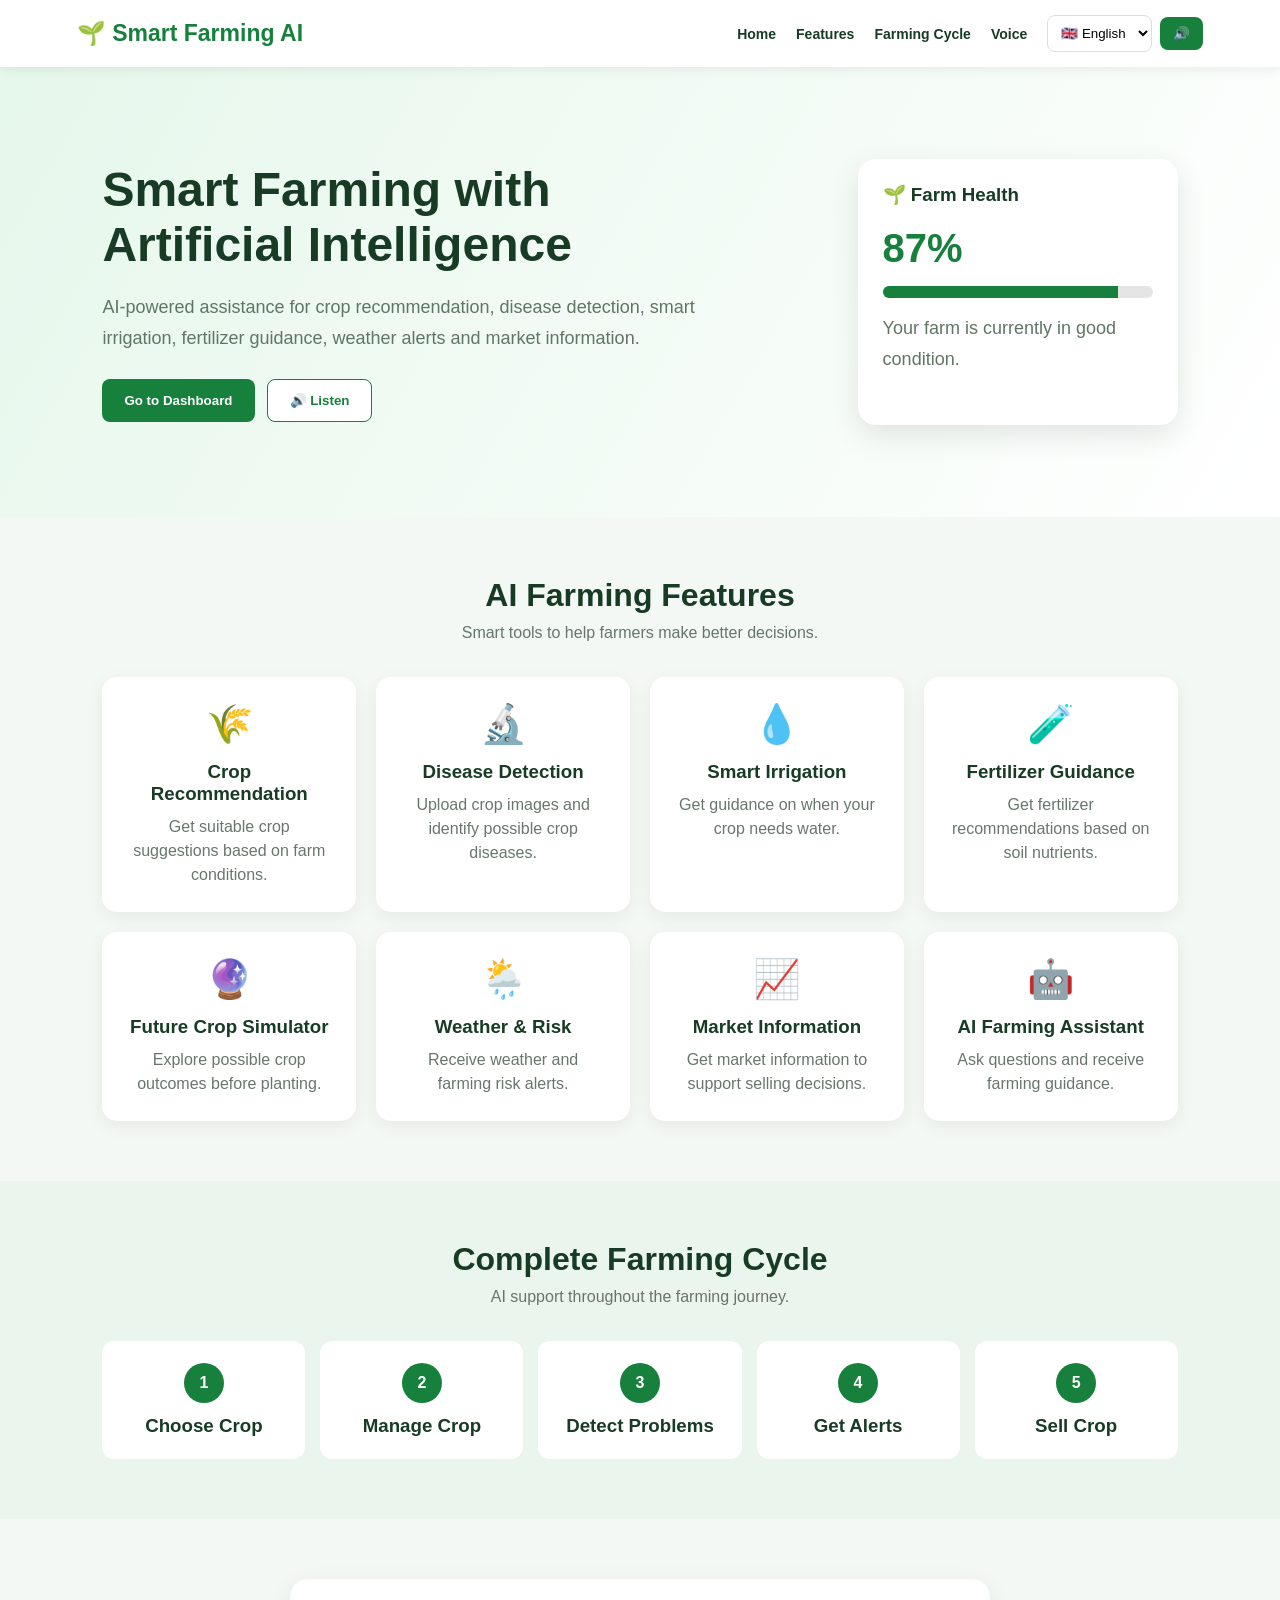
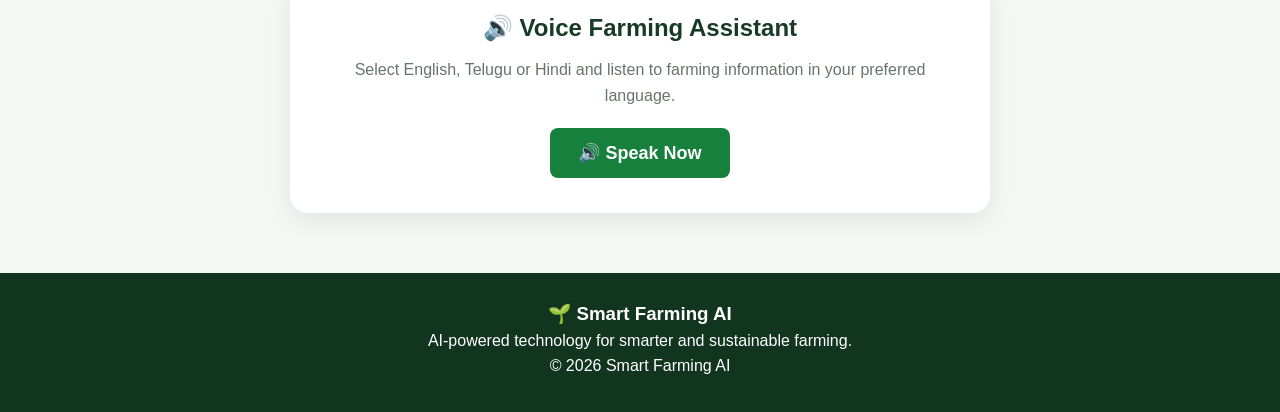
<file: index.html>
<!DOCTYPE html>
<html lang="en">
<head>
    <link rel="manifest" href="manifest.json">
<meta name="theme-color" content="#16843b">
<meta charset="UTF-8">
<meta name="viewport" content="width=device-width, initial-scale=1.0">

<title>Smart Farming AI</title>

<style>
*{
    margin:0;
    padding:0;
    box-sizing:border-box;
    font-family:Arial, sans-serif;
}

body{
    background:#f4f8f5;
    color:#173b24;
}

/* NAVBAR */

nav{
    background:white;
    padding:15px 6%;
    display:flex;
    justify-content:space-between;
    align-items:center;
    box-shadow:0 2px 12px rgba(0,0,0,.08);
    position:sticky;
    top:0;
    z-index:100;
}

.logo{
    font-size:23px;
    font-weight:bold;
    color:#16803c;
}

.nav-links{
    display:flex;
    align-items:center;
    gap:20px;
}

.nav-links a{
    text-decoration:none;
    color:#173b24;
    font-size:14px;
    font-weight:600;
}

.nav-links a:hover{
    color:#16803c;
}

.language-area{
    display:flex;
    align-items:center;
    gap:8px;
}

#languageSelect{
    padding:9px;
    border:1px solid #ddd;
    border-radius:8px;
    background:white;
    cursor:pointer;
}

.voice-btn{
    border:none;
    background:#16803c;
    color:white;
    padding:9px 13px;
    border-radius:8px;
    cursor:pointer;
    font-weight:bold;
}

.voice-btn:hover{
    background:#0e632e;
}

/* HERO */

.hero{
    min-height:450px;
    padding:80px 8%;
    display:flex;
    align-items:center;
    justify-content:space-between;
    background:linear-gradient(120deg,#e6f7eb,#ffffff);
}

.hero-content{
    max-width:650px;
}

.hero h1{
    font-size:48px;
    margin-bottom:20px;
}

.hero h1 span{
    color:#16803c;
}

.hero p{
    font-size:18px;
    line-height:1.7;
    color:#607565;
    margin-bottom:25px;
}

.buttons{
    display:flex;
    gap:12px;
}

.primary-btn,
.secondary-btn{
    padding:13px 22px;
    border-radius:8px;
    cursor:pointer;
    font-weight:bold;
    border:none;
}

.primary-btn{
    background:#16803c;
    color:white;
}

.secondary-btn{
    background:white;
    color:#16803c;
    border:1px solid #16803c;
}

/* FARM CARD */

.farm-card{
    background:white;
    padding:25px;
    width:320px;
    border-radius:18px;
    box-shadow:0 10px 30px rgba(0,0,0,.1);
}

.farm-card h3{
    margin-bottom:20px;
}

.health{
    font-size:40px;
    color:#16803c;
    font-weight:bold;
}

.progress{
    height:12px;
    background:#e5e5e5;
    border-radius:20px;
    margin:15px 0;
    overflow:hidden;
}

.progress-bar{
    width:87%;
    height:100%;
    background:#16803c;
}

/* SECTION */

section{
    padding:60px 8%;
}

.section-title{
    text-align:center;
    margin-bottom:35px;
}

.section-title h2{
    font-size:32px;
    margin-bottom:10px;
}

.section-title p{
    color:#66756a;
}

/* FEATURES */

.features{
    display:grid;
    grid-template-columns:repeat(4,1fr);
    gap:20px;
}

.feature{
    background:white;
    padding:25px;
    border-radius:15px;
    text-align:center;
    box-shadow:0 5px 18px rgba(0,0,0,.06);
    transition:.3s;
}

.feature:hover{
    transform:translateY(-5px);
}

.icon{
    font-size:38px;
    margin-bottom:15px;
}

.feature h3{
    margin-bottom:10px;
}

.feature p{
    color:#68766d;
    line-height:1.5;
}

/* FARMING CYCLE */

.cycle{
    background:#eaf6ed;
}

.steps{
    display:grid;
    grid-template-columns:repeat(5,1fr);
    gap:15px;
}

.step{
    background:white;
    padding:22px;
    border-radius:12px;
    text-align:center;
}

.step-number{
    width:40px;
    height:40px;
    border-radius:50%;
    background:#16803c;
    color:white;
    display:flex;
    align-items:center;
    justify-content:center;
    margin:0 auto 12px;
    font-weight:bold;
}

/* VOICE BOX */

.voice-section{
    text-align:center;
}

.voice-box{
    max-width:700px;
    margin:auto;
    background:white;
    padding:35px;
    border-radius:18px;
    box-shadow:0 7px 25px rgba(0,0,0,.08);
}

.voice-box h2{
    margin-bottom:15px;
}

.voice-box p{
    color:#66756a;
    line-height:1.6;
    margin-bottom:20px;
}

.big-voice{
    font-size:18px;
    padding:14px 28px;
}

/* FOOTER */

footer{
    background:#12351f;
    color:white;
    text-align:center;
    padding:30px;
}

footer p{
    margin:7px;
}

/* MOBILE */

@media(max-width:1000px){

    .features{
        grid-template-columns:repeat(2,1fr);
    }

    .steps{
        grid-template-columns:repeat(2,1fr);
    }

    .hero{
        flex-direction:column;
        gap:40px;
    }
}

@media(max-width:700px){

    nav{
        flex-direction:column;
        gap:15px;
    }

    .nav-links{
        flex-wrap:wrap;
        justify-content:center;
    }

    .hero{
        padding:50px 6%;
        text-align:center;
    }

    .hero h1{
        font-size:34px;
    }

    .buttons{
        justify-content:center;
    }

    .features{
        grid-template-columns:1fr;
    }

    .steps{
        grid-template-columns:1fr;
    }

    .farm-card{
        width:100%;
    }
}
</style>
</head>


<body>

<!-- ================= NAVBAR ================= -->

<nav>

    <div class="logo">
        🌱 Smart Farming AI
    </div>

    <div class="nav-links">

        <a href="#home" data-lang="home">Home</a>

        <a href="#features" data-lang="features">
            Features
        </a>

        <a href="#cycle" data-lang="cycle">
            Farming Cycle
        </a>

        <a href="#voice" data-lang="voice">
            Voice
        </a>

        <div class="language-area">

            <select id="languageSelect"
                    onchange="changeLanguage()">

                <option value="en">
                    🇬🇧 English
                </option>

                <option value="te">
                    🇮🇳 తెలుగు
                </option>

                <option value="hi">
                    🇮🇳 हिन्दी
                </option>

            </select>

            <button class="voice-btn"
                    onclick="speakPage()">
                🔊
            </button>

        </div>

    </div>

</nav>


<!-- ================= HERO ================= -->

<section class="hero" id="home">

    <div class="hero-content">

        <h1 data-lang="welcome">
            Smart Farming with
            <span>Artificial Intelligence</span>
        </h1>

        <p data-lang="heroText">
            AI-powered assistance for crop recommendation,
            disease detection, smart irrigation, fertilizer
            guidance, weather alerts and market information.
        </p>

        <div class="buttons">

            <button class="primary-btn"
                    onclick="goDashboard()"
                    data-lang="dashboardBtn">
                Go to Dashboard
            </button>

            <button class="secondary-btn"
                    onclick="speakPage()"
                    data-lang="listenBtn">
                🔊 Listen
            </button>

        </div>

    </div>


    <div class="farm-card">

        <h3 data-lang="farmHealth">
            🌱 Farm Health
        </h3>

        <div class="health">
            87%
        </div>

        <div class="progress">
            <div class="progress-bar"></div>
        </div>

        <p data-lang="goodCondition">
            Your farm is currently in good condition.
        </p>

    </div>

</section>


<!-- ================= FEATURES ================= -->

<section id="features">

    <div class="section-title">

        <h2 data-lang="featuresTitle">
            AI Farming Features
        </h2>

        <p data-lang="featuresSubtitle">
            Smart tools to help farmers make better decisions.
        </p>

    </div>


    <div class="features">

        <div class="feature">

            <div class="icon">🌾</div>

            <h3 data-lang="crop">
                Crop Recommendation
            </h3>

            <p data-lang="cropDesc">
                Get suitable crop suggestions based on
                farm conditions.
            </p>

        </div>


        <div class="feature">

            <div class="icon">🔬</div>

            <h3 data-lang="disease">
                Disease Detection
            </h3>

            <p data-lang="diseaseDesc">
                Upload crop images and identify possible
                crop diseases.
            </p>

        </div>


        <div class="feature">

            <div class="icon">💧</div>

            <h3 data-lang="irrigation">
                Smart Irrigation
            </h3>

            <p data-lang="irrigationDesc">
                Get guidance on when your crop needs water.
            </p>

        </div>


        <div class="feature">

            <div class="icon">🧪</div>

            <h3 data-lang="fertilizer">
                Fertilizer Guidance
            </h3>

            <p data-lang="fertilizerDesc">
                Get fertilizer recommendations based on
                soil nutrients.
            </p>

        </div>


        <div class="feature">

            <div class="icon">🔮</div>

            <h3 data-lang="simulator">
                Future Crop Simulator
            </h3>

            <p data-lang="simulatorDesc">
                Explore possible crop outcomes before planting.
            </p>

        </div>


        <div class="feature">

            <div class="icon">🌦️</div>

            <h3 data-lang="weather">
                Weather & Risk
            </h3>

            <p data-lang="weatherDesc">
                Receive weather and farming risk alerts.
            </p>

        </div>


        <div class="feature">

            <div class="icon">📈</div>

            <h3 data-lang="market">
                Market Information
            </h3>

            <p data-lang="marketDesc">
                Get market information to support selling decisions.
            </p>

        </div>


        <div class="feature">

            <div class="icon">🤖</div>

            <h3 data-lang="assistant">
                AI Farming Assistant
            </h3>

            <p data-lang="assistantDesc">
                Ask questions and receive farming guidance.
            </p>

        </div>

    </div>

</section>


<!-- ================= FARMING CYCLE ================= -->

<section class="cycle" id="cycle">

    <div class="section-title">

        <h2 data-lang="cycleTitle">
            Complete Farming Cycle
        </h2>

        <p data-lang="cycleSubtitle">
            AI support throughout the farming journey.
        </p>

    </div>


    <div class="steps">

        <div class="step">

            <div class="step-number">1</div>

            <h3 data-lang="step1">
                Choose Crop
            </h3>

        </div>


        <div class="step">

            <div class="step-number">2</div>

            <h3 data-lang="step2">
                Manage Crop
            </h3>

        </div>


        <div class="step">

            <div class="step-number">3</div>

            <h3 data-lang="step3">
                Detect Problems
            </h3>

        </div>


        <div class="step">

            <div class="step-number">4</div>

            <h3 data-lang="step4">
                Get Alerts
            </h3>

        </div>


        <div class="step">

            <div class="step-number">5</div>

            <h3 data-lang="step5">
                Sell Crop
            </h3>

        </div>

    </div>

</section>


<!-- ================= VOICE ================= -->

<section class="voice-section" id="voice">

    <div class="voice-box">

        <h2 data-lang="voiceTitle">
            🔊 Voice Farming Assistant
        </h2>

        <p data-lang="voiceDescription">
            Select English, Telugu or Hindi and listen
            to farming information in your preferred language.
        </p>

        <button class="voice-btn big-voice"
                onclick="speakPage()">

            🔊 <span data-lang="speak">
                Speak Now
            </span>

        </button>

    </div>

</section>


<!-- ================= FOOTER ================= -->

<footer>

    <h3>
        🌱 Smart Farming AI
    </h3>

    <p data-lang="footerText">
        AI-powered technology for smarter and sustainable farming.
    </p>

    <p>
        © 2026 Smart Farming AI
    </p>

</footer>


<script>

/* =====================================================
   LANGUAGE DATA
===================================================== */

const translations = {

en: {

home:"Home",
features:"Features",
cycle:"Farming Cycle",
voice:"Voice",

welcome:"Smart Farming with Artificial Intelligence",

heroText:
"AI-powered assistance for crop recommendation, disease detection, smart irrigation, fertilizer guidance, weather alerts and market information.",

dashboardBtn:"Go to Dashboard",
listenBtn:"🔊 Listen",

farmHealth:"🌱 Farm Health",

goodCondition:
"Your farm is currently in good condition.",

featuresTitle:"AI Farming Features",

featuresSubtitle:
"Smart tools to help farmers make better decisions.",

crop:"Crop Recommendation",

cropDesc:
"Get suitable crop suggestions based on farm conditions.",

disease:"Disease Detection",

diseaseDesc:
"Upload crop images and identify possible crop diseases.",

irrigation:"Smart Irrigation",

irrigationDesc:
"Get guidance on when your crop needs water.",

fertilizer:"Fertilizer Guidance",

fertilizerDesc:
"Get fertilizer recommendations based on soil nutrients.",

simulator:"Future Crop Simulator",

simulatorDesc:
"Explore possible crop outcomes before planting.",

weather:"Weather & Risk",

weatherDesc:
"Receive weather and farming risk alerts.",

market:"Market Information",

marketDesc:
"Get market information to support selling decisions.",

assistant:"AI Farming Assistant",

assistantDesc:
"Ask questions and receive farming guidance.",

cycleTitle:"Complete Farming Cycle",

cycleSubtitle:
"AI support throughout the farming journey.",

step1:"Choose Crop",
step2:"Manage Crop",
step3:"Detect Problems",
step4:"Get Alerts",
step5:"Sell Crop",

voiceTitle:"🔊 Voice Farming Assistant",

voiceDescription:
"Select English, Telugu or Hindi and listen to farming information in your preferred language.",

speak:"Speak Now",

footerText:
"AI-powered technology for smarter and sustainable farming."

},


te: {

home:"హోమ్",
features:"ఫీచర్లు",
cycle:"వ్యవసాయ చక్రం",
voice:"వాయిస్",

welcome:"కృత్రిమ మేధస్సుతో స్మార్ట్ వ్యవసాయం",

heroText:
"పంట సిఫార్సు, వ్యాధి గుర్తింపు, స్మార్ట్ నీటిపారుదల, ఎరువుల సలహా, వాతావరణ హెచ్చరికలు మరియు మార్కెట్ సమాచారం కోసం AI ఆధారిత సహాయం.",

dashboardBtn:"డ్యాష్‌బోర్డ్‌కు వెళ్లండి",
listenBtn:"🔊 వినండి",

farmHealth:"🌱 పంట ఆరోగ్యం",

goodCondition:
"మీ పంట ప్రస్తుతం మంచి స్థితిలో ఉంది.",

featuresTitle:"AI వ్యవసాయ ఫీచర్లు",

featuresSubtitle:
"రైతులు మంచి నిర్ణయాలు తీసుకోవడానికి స్మార్ట్ సాధనాలు.",

crop:"పంట సిఫార్సు",

cropDesc:
"వ్యవసాయ పరిస్థితుల ఆధారంగా సరైన పంటను సిఫార్సు చేస్తుంది.",

disease:"వ్యాధి గుర్తింపు",

diseaseDesc:
"పంట చిత్రాన్ని అప్‌లోడ్ చేసి వ్యాధులను గుర్తించండి.",

irrigation:"స్మార్ట్ నీటిపారుదల",

irrigationDesc:
"పంటకు ఎప్పుడు నీరు అవసరమో తెలుసుకోండి.",

fertilizer:"ఎరువుల సలహా",

fertilizerDesc:
"నేలలోని పోషకాల ఆధారంగా ఎరువుల సలహా పొందండి.",

simulator:"భవిష్యత్ పంట సిమ్యులేటర్",

simulatorDesc:
"పంటను నాటే ముందు భవిష్యత్ ఫలితాలను పరిశీలించండి.",

weather:"వాతావరణం & ప్రమాదం",

weatherDesc:
"వాతావరణం మరియు వ్యవసాయ ప్రమాద హెచ్చరికలను పొందండి.",

market:"మార్కెట్ సమాచారం",

marketDesc:
"పంటను అమ్మడానికి మార్కెట్ సమాచారాన్ని పొందండి.",

assistant:"AI వ్యవసాయ సహాయకుడు",

assistantDesc:
"ప్రశ్నలు అడిగి వ్యవసాయ సలహాలను పొందండి.",

cycleTitle:"పూర్తి వ్యవసాయ చక్రం",

cycleSubtitle:
"వ్యవసాయ ప్రయాణంలో ప్రతి దశలో AI సహాయం.",

step1:"పంట ఎంచుకోండి",
step2:"పంట నిర్వహణ",
step3:"సమస్యలను గుర్తించండి",
step4:"హెచ్చరికలు పొందండి",
step5:"పంటను అమ్మండి",

voiceTitle:"🔊 వాయిస్ వ్యవసాయ సహాయకుడు",

voiceDescription:
"తెలుగు, హిందీ లేదా ఇంగ్లీష్ ఎంచుకుని మీకు నచ్చిన భాషలో వ్యవసాయ సమాచారాన్ని వినండి.",

speak:"ఇప్పుడే మాట్లాడండి",

footerText:
"స్మార్ట్ మరియు స్థిరమైన వ్యవసాయం కోసం AI సాంకేతికత."

},


hi: {

home:"होम",
features:"फीचर्स",
cycle:"खेती का चक्र",
voice:"वॉयस",

welcome:"कृत्रिम बुद्धिमत्ता के साथ स्मार्ट खेती",

heroText:
"फसल सुझाव, रोग पहचान, स्मार्ट सिंचाई, उर्वरक सलाह, मौसम अलर्ट और बाजार जानकारी के लिए AI आधारित सहायता।",

dashboardBtn:"डैशबोर्ड पर जाएं",
listenBtn:"🔊 सुनें",

farmHealth:"🌱 फसल स्वास्थ्य",

goodCondition:
"आपकी फसल अभी अच्छी स्थिति में है।",

featuresTitle:"AI खेती के फीचर्स",

featuresSubtitle:
"किसानों को बेहतर निर्णय लेने में मदद करने वाले स्मार्ट उपकरण।",

crop:"फसल सुझाव",

cropDesc:
"खेती की परिस्थितियों के आधार पर सही फसल का सुझाव प्राप्त करें।",

disease:"रोग पहचान",

diseaseDesc:
"फसल की तस्वीर अपलोड करके संभावित रोगों की पहचान करें।",

irrigation:"स्मार्ट सिंचाई",

irrigationDesc:
"जानें कि आपकी फसल को कब पानी की आवश्यकता है।",

fertilizer:"उर्वरक सलाह",

fertilizerDesc:
"मिट्टी के पोषक तत्वों के आधार पर उर्वरक की सलाह प्राप्त करें।",

simulator:"भविष्य फसल सिम्युलेटर",

simulatorDesc:
"फसल लगाने से पहले संभावित परिणामों को देखें।",

weather:"मौसम और जोखिम",

weatherDesc:
"मौसम और खेती से जुड़े जोखिम अलर्ट प्राप्त करें।",

market:"बाजार जानकारी",

marketDesc:
"फसल बेचने के निर्णय के लिए बाजार की जानकारी प्राप्त करें।",

assistant:"AI खेती सहायक",

assistantDesc:
"प्रश्न पूछें और खेती से संबंधित सलाह प्राप्त करें।",

cycleTitle:"संपूर्ण खेती का चक्र",

cycleSubtitle:
"खेती की पूरी यात्रा में AI सहायता।",

step1:"फसल चुनें",
step2:"फसल प्रबंधन",
step3:"समस्याओं की पहचान",
step4:"अलर्ट प्राप्त करें",
step5:"फसल बेचें",

voiceTitle:"🔊 वॉयस खेती सहायक",

voiceDescription:
"अंग्रेजी, तेलुगु या हिंदी चुनें और अपनी पसंदीदा भाषा में खेती की जानकारी सुनें।",

speak:"अभी बोलें",

footerText:
"स्मार्ट और टिकाऊ खेती के लिए AI तकनीक।"

}

};


/* =====================================================
   CURRENT LANGUAGE
===================================================== */

let currentLanguage =
localStorage.getItem("language") || "en";


document.addEventListener("DOMContentLoaded",function(){

    document.getElementById("languageSelect").value =
        currentLanguage;

    translatePage();

});


/* =====================================================
   CHANGE LANGUAGE
===================================================== */

function changeLanguage(){

    currentLanguage =
        document.getElementById("languageSelect").value;

    localStorage.setItem(
        "language",
        currentLanguage
    );

    translatePage();

}


/* =====================================================
   TRANSLATE ENTIRE PAGE
===================================================== */

function translatePage(){

    const languageData =
        translations[currentLanguage];

    document.querySelectorAll("[data-lang]")
        .forEach(function(element){

            const key =
                element.getAttribute("data-lang");

            if(languageData[key]){

                element.textContent =
                    languageData[key];

            }

        });

}


/* =====================================================
   VOICE
===================================================== */

function speakPage(){

    const SpeechRecognition =
        window.SpeechRecognition ||
        window.webkitSpeechRecognition;

    if(!SpeechRecognition){
        alert(
            "Voice recognition is not supported. Please open this website in Google Chrome."
        );
        return;
    }

    const recognition = new SpeechRecognition();

    if(currentLanguage === "te"){
        recognition.lang = "te-IN";
    }
    else if(currentLanguage === "hi"){
        recognition.lang = "hi-IN";
    }
    else{
        recognition.lang = "en-IN";
    }

    recognition.continuous = false;
    recognition.interimResults = false;
    recognition.maxAlternatives = 1;

    const button = document.querySelector(".big-voice");

    if(button){
        button.innerHTML = "🎤 Listening...";
        button.disabled = true;
    }

    recognition.onstart = function(){
        console.log("🎤 Listening...");
    };

    recognition.onresult = function(event){

        const text = event.results[0][0].transcript;

        let resultBox = document.getElementById("voiceResult");

        if(!resultBox){
            resultBox = document.createElement("p");
            resultBox.id = "voiceResult";
            resultBox.style.marginTop = "20px";
            resultBox.style.fontSize = "18px";
            resultBox.style.fontWeight = "bold";
            resultBox.style.color = "#16803c";

            document.querySelector(".voice-box").appendChild(resultBox);
        }

        resultBox.textContent = "🗣️ You said: " + text;

        let response = "Your farming question has been received.";

        if(currentLanguage === "te"){
            response = "మీ వ్యవసాయ ప్రశ్న అందింది.";
        }
        else if(currentLanguage === "hi"){
            response = "आपका खेती से संबंधित प्रश्न प्राप्त हो गया है.";
        }

        const speech = new SpeechSynthesisUtterance(response);
        speech.lang = recognition.lang;
        speech.rate = 0.9;
        speech.pitch = 1;

        window.speechSynthesis.cancel();
        window.speechSynthesis.speak(speech);
    };

    recognition.onerror = function(event){

        console.log("Voice error:", event.error);

        if(event.error === "not-allowed"){
            alert(
            );
        }
        else if(event.error === "no-speech"){
            alert(
                
            );
        }
        else{
            alert("❌ Microphone error: " + event.error);
        }
    };

    recognition.onend = function(){

        if(button){
            button.innerHTML =
                '🔊 <span data-lang="speak">Speak Now</span>';
            button.disabled = false;
        }
    };

    try{
        recognition.start();
    }
    catch(error){
        console.log(error);
        alert("Microphone start avvaledu. Please try again.");
    }
}

/* =====================================================
   DASHBOARD
===================================================== */

function goDashboard(){

    window.location.href =
        "dashboard.html";

}

</script>

</body>
</html>
</file>
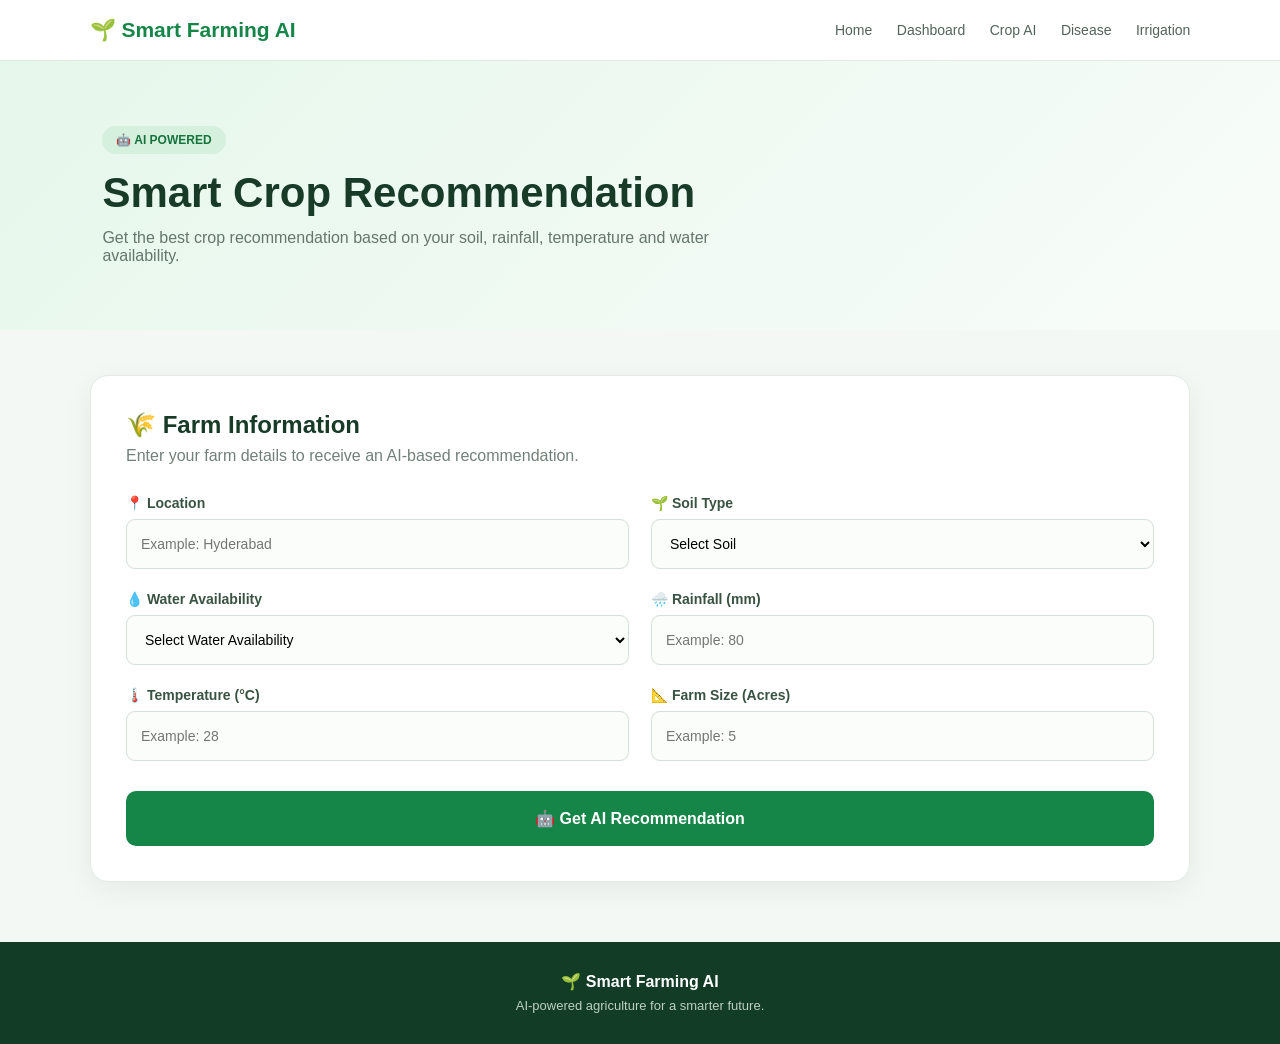
<file: crop.html>
<!DOCTYPE html>
<html lang="en">
<head>
    <meta charset="UTF-8">
    <meta name="viewport" content="width=device-width, initial-scale=1.0">

    <title>AI Crop Recommendation</title>

    <style>
        /* ================= BASIC ================= */

        * {
            margin: 0;
            padding: 0;
            box-sizing: border-box;
        }

        body {
            font-family: Arial, sans-serif;
            background: #f4f8f5;
            color: #183b28;
        }

        /* ================= NAVBAR ================= */

        .navbar {
            background: white;
            padding: 18px 7%;
            display: flex;
            justify-content: space-between;
            align-items: center;
            border-bottom: 1px solid #e1e9e3;
        }

        .logo {
            font-size: 21px;
            font-weight: bold;
            color: #168548;
        }

        .navbar a {
            text-decoration: none;
            color: #52645a;
            margin-left: 20px;
            font-size: 14px;
        }

        .navbar a:hover {
            color: #168548;
        }

        /* ================= HERO ================= */

        .hero {
            background: linear-gradient(135deg, #e6f7eb, #f8fcf9);
            padding: 65px 8%;
        }

        .badge {
            display: inline-block;
            background: #d5f1de;
            color: #16733d;
            padding: 7px 14px;
            border-radius: 20px;
            font-size: 12px;
            font-weight: bold;
            margin-bottom: 15px;
        }

        .hero h1 {
            font-size: 42px;
            margin-bottom: 12px;
        }

        .hero p {
            color: #66766d;
            font-size: 16px;
            max-width: 650px;
        }

        /* ================= CONTAINER ================= */

        .container {
            width: 90%;
            max-width: 1100px;
            margin: 45px auto;
        }

        /* ================= CARD ================= */

        .card {
            background: white;
            padding: 35px;
            border-radius: 18px;
            box-shadow: 0 8px 30px rgba(0,0,0,0.06);
            border: 1px solid #e1eae4;
        }

        .card h2 {
            margin-bottom: 8px;
        }

        .card-description {
            color: #718078;
            margin-bottom: 30px;
        }

        /* ================= FORM ================= */

        .form-grid {
            display: grid;
            grid-template-columns: 1fr 1fr;
            gap: 22px;
        }

        .input-group {
            display: flex;
            flex-direction: column;
        }

        label {
            margin-bottom: 8px;
            font-size: 14px;
            font-weight: bold;
            color: #395343;
        }

        input,
        select {
            height: 50px;
            padding: 0 14px;
            border: 1px solid #d4e0d8;
            border-radius: 9px;
            outline: none;
            background: #fbfdfb;
            font-size: 14px;
        }

        input:focus,
        select:focus {
            border-color: #2ba45c;
            box-shadow: 0 0 0 3px rgba(43,164,92,0.1);
        }

        /* ================= BUTTON ================= */

        .recommend-btn {
            width: 100%;
            margin-top: 30px;
            height: 55px;
            border: none;
            border-radius: 10px;
            background: #168548;
            color: white;
            font-size: 16px;
            font-weight: bold;
            cursor: pointer;
            transition: 0.3s;
        }

        .recommend-btn:hover {
            background: #116c3a;
            transform: translateY(-2px);
        }

        /* ================= RESULT ================= */

        #result {
            display: none;
            margin-top: 30px;
            animation: appear 0.5s ease;
        }

        @keyframes appear {
            from {
                opacity: 0;
                transform: translateY(20px);
            }

            to {
                opacity: 1;
                transform: translateY(0);
            }
        }

        .result-header {
            display: flex;
            align-items: center;
            gap: 15px;
        }

        .crop-icon {
            width: 60px;
            height: 60px;
            background: #e4f7ea;
            border-radius: 15px;
            display: flex;
            align-items: center;
            justify-content: center;
            font-size: 30px;
        }

        .result-label {
            font-size: 11px;
            color: #77847c;
            font-weight: bold;
            letter-spacing: 1px;
        }

        #cropName {
            color: #13733d;
            font-size: 30px;
        }

        /* ================= CONFIDENCE ================= */

        .confidence {
            margin-top: 25px;
            background: #f4f9f5;
            padding: 20px;
            border-radius: 12px;
        }

        .confidence-top {
            display: flex;
            justify-content: space-between;
            margin-bottom: 10px;
        }

        #confidence {
            color: #168548;
            font-size: 20px;
        }

        .progress {
            height: 9px;
            background: #dce7df;
            border-radius: 20px;
            overflow: hidden;
        }

        #confidenceBar {
            height: 100%;
            width: 0%;
            background: #2aa45c;
            transition: width 1s ease;
        }

        /* ================= INFORMATION ================= */

        .info {
            margin-top: 20px;
            padding: 20px;
            background: #f7fbf8;
            border-left: 4px solid #2aa45c;
            border-radius: 8px;
        }

        .info h3 {
            margin-bottom: 7px;
        }

        .info p {
            color: #637269;
            font-size: 14px;
        }

        /* ================= RISK ================= */

        .risk {
            margin-top: 20px;
            padding: 18px;
            background: #fff8e9;
            border: 1px solid #f1dfb6;
            border-radius: 10px;
            display: flex;
            justify-content: space-between;
        }

        #risk {
            color: #9b6a00;
            font-weight: bold;
        }

        /* ================= SUMMARY ================= */

        .summary {
            margin-top: 25px;
        }

        .summary-grid {
            display: grid;
            grid-template-columns: repeat(4, 1fr);
            gap: 12px;
            margin-top: 15px;
        }

        .summary-item {
            padding: 16px;
            border: 1px solid #e1e9e3;
            border-radius: 10px;
            background: #fbfdfb;
        }

        .summary-item span {
            display: block;
            font-size: 12px;
            color: #7b8880;
            margin-bottom: 5px;
        }

        .summary-item strong {
            font-size: 14px;
        }

        /* ================= NEXT STEP ================= */

        .next {
            margin-top: 25px;
            background: #e7f6ec;
            padding: 20px;
            border-radius: 12px;
        }

        .next h3 {
            margin-bottom: 7px;
        }

        .next p {
            color: #5c7164;
        }

        /* ================= FOOTER ================= */

        footer {
            background: #123c25;
            color: white;
            text-align: center;
            padding: 30px;
            margin-top: 60px;
        }

        footer p {
            font-weight: bold;
            margin-bottom: 5px;
        }

        footer span {
            color: #bcd0c3;
            font-size: 13px;
        }

        /* ================= MOBILE ================= */

        @media(max-width: 750px) {

            .navbar {
                flex-direction: column;
                gap: 15px;
            }

            .navbar a {
                margin: 5px;
                font-size: 12px;
            }

            .hero h1 {
                font-size: 32px;
            }

            .form-grid {
                grid-template-columns: 1fr;
            }

            .summary-grid {
                grid-template-columns: 1fr 1fr;
            }
        }

        @media(max-width: 450px) {

            .hero {
                padding: 45px 6%;
            }

            .hero h1 {
                font-size: 27px;
            }

            .container {
                width: 92%;
            }

            .card {
                padding: 22px;
            }

            .summary-grid {
                grid-template-columns: 1fr;
            }
        }
    </style>
</head>


<body>

    <!-- ================= NAVBAR ================= -->

    <div class="navbar">

        <div class="logo">
            🌱 Smart Farming AI
        </div>

        <div>
            <a href="index.html">Home</a>
            <a href="dashboard.html">Dashboard</a>
            <a href="crop.html">Crop AI</a>
            <a href="disease.html">Disease</a>
            <a href="irrigation.html">Irrigation</a>
        </div>

    </div>


    <!-- ================= HERO ================= -->

    <section class="hero">

        <span class="badge">
            🤖 AI POWERED
        </span>

        <h1>
            Smart Crop Recommendation
        </h1>

        <p>
            Get the best crop recommendation based on
            your soil, rainfall, temperature and water availability.
        </p>

    </section>


    <!-- ================= MAIN ================= -->

    <div class="container">

        <!-- INPUT CARD -->

        <div class="card">

            <h2>
                🌾 Farm Information
            </h2>

            <p class="card-description">
                Enter your farm details to receive an AI-based recommendation.
            </p>


            <div class="form-grid">

                <div class="input-group">

                    <label>
                        📍 Location
                    </label>

                    <input
                        type="text"
                        id="location"
                        placeholder="Example: Hyderabad"
                    >

                </div>


                <div class="input-group">

                    <label>
                        🌱 Soil Type
                    </label>

                    <select id="soil">

                        <option value="">
                            Select Soil
                        </option>

                        <option value="black">
                            Black Soil
                        </option>

                        <option value="red">
                            Red Soil
                        </option>

                        <option value="alluvial">
                            Alluvial Soil
                        </option>

                        <option value="sandy">
                            Sandy Soil
                        </option>

                    </select>

                </div>


                <div class="input-group">

                    <label>
                        💧 Water Availability
                    </label>

                    <select id="water">

                        <option value="">
                            Select Water Availability
                        </option>

                        <option value="low">
                            Low
                        </option>

                        <option value="medium">
                            Medium
                        </option>

                        <option value="high">
                            High
                        </option>

                    </select>

                </div>


                <div class="input-group">

                    <label>
                        🌧️ Rainfall (mm)
                    </label>

                    <input
                        type="number"
                        id="rainfall"
                        placeholder="Example: 80"
                    >

                </div>


                <div class="input-group">

                    <label>
                        🌡️ Temperature (°C)
                    </label>

                    <input
                        type="number"
                        id="temperature"
                        placeholder="Example: 28"
                    >

                </div>


                <div class="input-group">

                    <label>
                        📐 Farm Size (Acres)
                    </label>

                    <input
                        type="number"
                        id="farmSize"
                        placeholder="Example: 5"
                    >

                </div>

            </div>


            <button
                class="recommend-btn"
                onclick="recommendCrop()">

                🤖 Get AI Recommendation

            </button>

        </div>


        <!-- ================= RESULT ================= -->

        <div class="card" id="result">

            <div class="result-header">

                <div class="crop-icon">
                    🌾
                </div>

                <div>

                    <div class="result-label">
                        AI RECOMMENDED CROP
                    </div>

                    <h2 id="cropName">
                        -
                    </h2>

                </div>

            </div>


            <!-- CONFIDENCE -->

            <div class="confidence">

                <div class="confidence-top">

                    <span>
                        AI Confidence
                    </span>

                    <strong id="confidence">
                        0%
                    </strong>

                </div>

                <div class="progress">

                    <div id="confidenceBar"></div>

                </div>

            </div>


            <!-- REASON -->

            <div class="info">

                <h3>
                    💡 Why this crop?
                </h3>

                <p id="reason">
                </p>

            </div>


            <!-- RISK -->

            <div class="risk">

                <span>
                    ⚠️ Farm Risk
                </span>

                <strong id="risk">
                </strong>

            </div>


            <!-- SUMMARY -->

            <div class="summary">

                <h3>
                    📊 Farm Summary
                </h3>

                <div class="summary-grid">

                    <div class="summary-item">
                        <span>Location</span>
                        <strong id="showLocation">-</strong>
                    </div>

                    <div class="summary-item">
                        <span>Soil</span>
                        <strong id="showSoil">-</strong>
                    </div>

                    <div class="summary-item">
                        <span>Rainfall</span>
                        <strong id="showRainfall">-</strong>
                    </div>

                    <div class="summary-item">
                        <span>Temperature</span>
                        <strong id="showTemperature">-</strong>
                    </div>

                </div>

            </div>


            <!-- NEXT STEP -->

            <div class="next">

                <h3>
                    🚜 Recommended Next Step
                </h3>

                <p id="nextStep">
                </p>

            </div>

        </div>

    </div>


    <!-- ================= FOOTER ================= -->

    <footer>

        <p>
            🌱 Smart Farming AI
        </p>

        <span>
            AI-powered agriculture for a smarter future.
        </span>

    </footer>


    <!-- ================= JAVASCRIPT ================= -->

    <script>

        function recommendCrop() {

            const location =
                document.getElementById("location").value.trim();

            const soil =
                document.getElementById("soil").value;

            const water =
                document.getElementById("water").value;

            const rainfall =
                Number(
                    document.getElementById("rainfall").value
                );

            const temperature =
                Number(
                    document.getElementById("temperature").value
                );

            const farmSize =
                Number(
                    document.getElementById("farmSize").value
                );


            /* VALIDATION */

            if (
                location === "" ||
                soil === "" ||
                water === "" ||
                rainfall === 0 ||
                temperature === 0 ||
                farmSize === 0
            ) {

                alert(
                    "Please enter all farm details."
                );

                return;
            }


            let crop;
            let reason;
            let confidence;
            let risk;
            let nextStep;


            /* ================= AI LOGIC ================= */

            if (
                water === "low" &&
                rainfall < 50
            ) {

                crop = "Millet";

                reason =
                    "Millet is suitable for low water availability and lower rainfall conditions.";

                confidence = 94;

                nextStep =
                    "Use water-saving irrigation and regularly monitor soil moisture.";

            }

            else if (
                soil === "black" &&
                rainfall >= 50
            ) {

                crop = "Cotton";

                reason =
                    "Black soil with suitable rainfall conditions can support cotton cultivation.";

                confidence = 93;

                nextStep =
                    "Prepare the soil properly and monitor moisture and pest conditions.";

            }

            else if (
                soil === "red" &&
                water !== "low"
            ) {

                crop = "Groundnut";

                reason =
                    "Red soil with sufficient water availability can be suitable for groundnut.";

                confidence = 91;

                nextStep =
                    "Maintain suitable soil moisture and monitor crop growth.";

            }

            else if (
                water === "high" &&
                rainfall >= 80
            ) {

                crop = "Rice";

                reason =
                    "High water availability and rainfall conditions can support rice cultivation.";

                confidence = 96;

                nextStep =
                    "Maintain proper water management and monitor rainfall.";

            }

            else {

                crop = "Maize";

                reason =
                    "Maize is selected as a balanced crop option for the provided conditions.";

                confidence = 86;

                nextStep =
                    "Monitor soil moisture, rainfall and crop growth regularly.";

            }


            /* ================= RISK ================= */

            if (temperature > 38) {

                risk = "High Temperature Risk";

            }

            else if (rainfall < 20) {

                risk = "Low Rainfall Risk";

            }

            else if (rainfall > 150) {

                risk = "Heavy Rainfall Risk";

            }

            else {

                risk = "Low Risk";

            }


            /* ================= DISPLAY ================= */

            document.getElementById("result").style.display =
                "block";


            document.getElementById("cropName").innerText =
                crop;


            document.getElementById("confidence").innerText =
                confidence + "%";


            document.getElementById("confidenceBar").style.width =
                confidence + "%";


            document.getElementById("reason").innerText =
                reason;


            document.getElementById("risk").innerText =
                risk;


            document.getElementById("nextStep").innerText =
                nextStep;


            /* SUMMARY */

            document.getElementById("showLocation").innerText =
                location;

            document.getElementById("showSoil").innerText =
                soil.charAt(0).toUpperCase() +
                soil.slice(1);

            document.getElementById("showRainfall").innerText =
                rainfall + " mm";

            document.getElementById("showTemperature").innerText =
                temperature + " °C";


            /* SCROLL */

            document.getElementById("result")
                .scrollIntoView({
                    behavior: "smooth"
                });

        }

    </script>

</body>
</html>
</file>
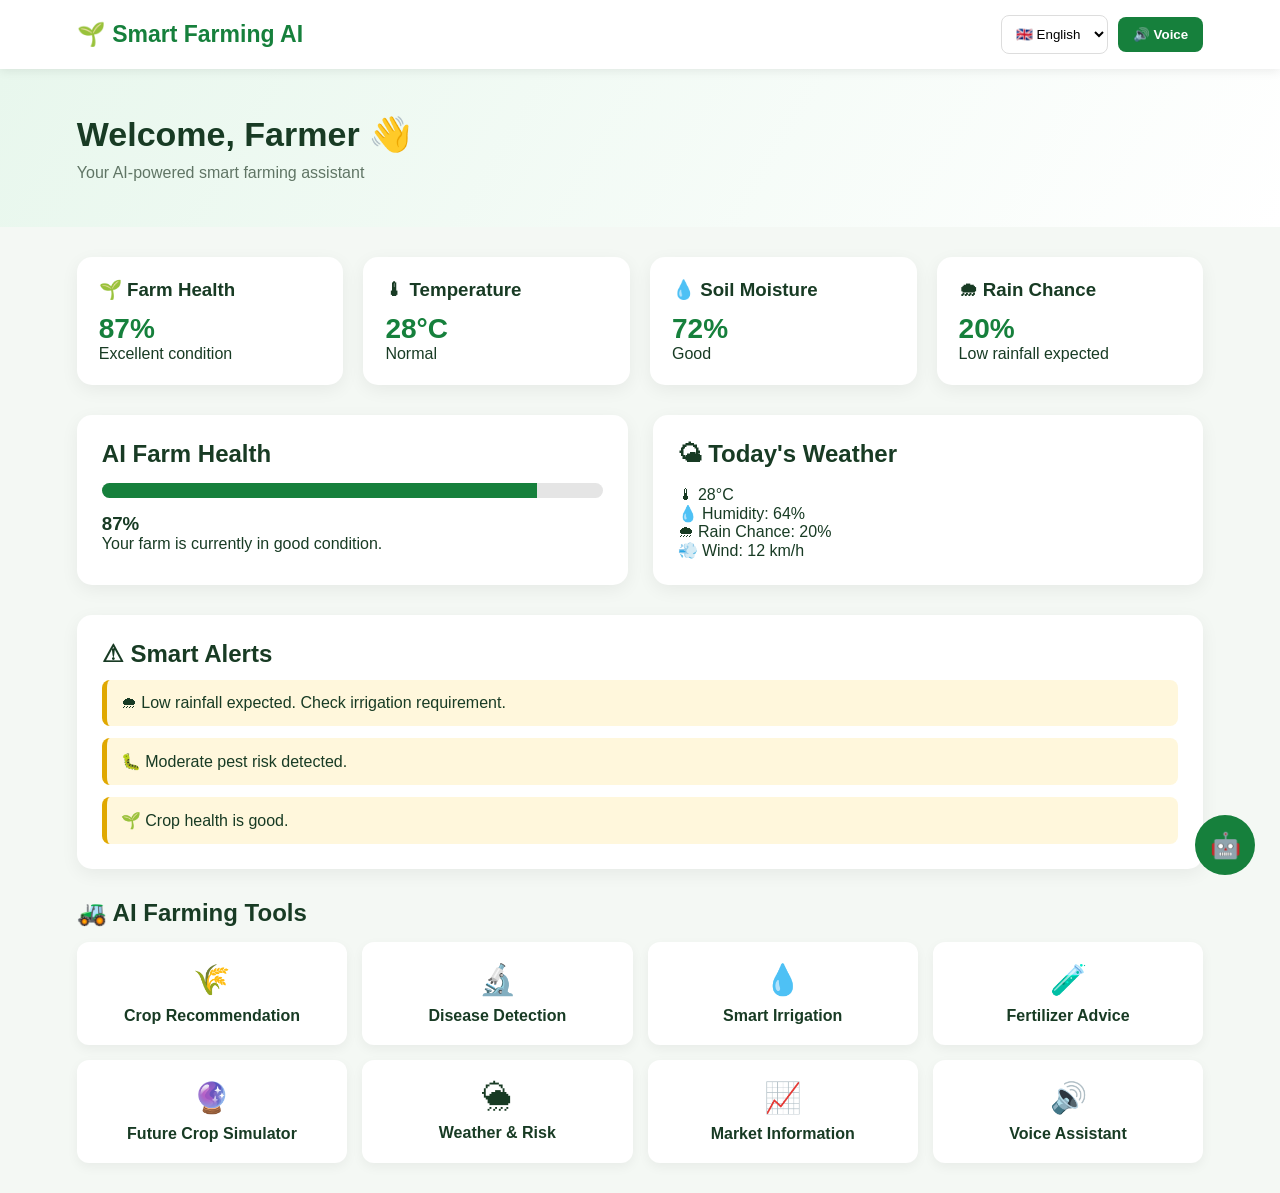
<file: dashboard.html>
<!DOCTYPE html>
<html lang="en">
<head>
    <meta charset="UTF-8">
    <meta name="viewport" content="width=device-width, initial-scale=1.0">

    <title>Smart Farming AI Dashboard</title>

    <style>
        * {
            margin: 0;
            padding: 0;
            box-sizing: border-box;
            font-family: Arial, sans-serif;
        }

        body {
            background: #f4f8f4;
            color: #183b24;
        }

        /* NAVBAR */

        nav {
            background: white;
            padding: 15px 6%;
            display: flex;
            justify-content: space-between;
            align-items: center;
            box-shadow: 0 2px 10px rgba(0,0,0,0.08);
            position: sticky;
            top: 0;
            z-index: 100;
        }

        .logo {
            font-size: 23px;
            font-weight: bold;
            color: #16803c;
        }

        .nav-right {
            display: flex;
            align-items: center;
            gap: 10px;
        }

        /* LANGUAGE */

        #languageSelect {
            padding: 10px;
            border: 1px solid #ddd;
            border-radius: 8px;
            cursor: pointer;
            background: white;
        }

        .voice-btn {
            padding: 10px 15px;
            border: none;
            border-radius: 8px;
            background: #16803c;
            color: white;
            cursor: pointer;
            font-weight: bold;
        }

        .voice-btn:hover {
            background: #0e642d;
        }

        /* HERO */

        .hero {
            padding: 45px 6%;
            background: linear-gradient(120deg, #e8f7ed, #ffffff);
        }

        .hero h1 {
            font-size: 34px;
            margin-bottom: 10px;
        }

        .hero p {
            color: #607565;
            font-size: 16px;
        }

        /* CARDS */

        .container {
            padding: 30px 6%;
        }

        .cards {
            display: grid;
            grid-template-columns: repeat(4, 1fr);
            gap: 20px;
        }

        .card {
            background: white;
            padding: 22px;
            border-radius: 15px;
            box-shadow: 0 5px 18px rgba(0,0,0,0.06);
        }

        .card h3 {
            margin-bottom: 12px;
        }

        .value {
            font-size: 28px;
            font-weight: bold;
            color: #16803c;
        }

        /* HEALTH */

        .health-section {
            margin-top: 30px;
            display: grid;
            grid-template-columns: 1fr 1fr;
            gap: 25px;
        }

        .health-box {
            background: white;
            padding: 25px;
            border-radius: 15px;
            box-shadow: 0 5px 18px rgba(0,0,0,0.06);
        }

        .progress {
            width: 100%;
            height: 15px;
            background: #e5e5e5;
            border-radius: 20px;
            margin: 15px 0;
            overflow: hidden;
        }

        .progress-bar {
            width: 87%;
            height: 100%;
            background: #16803c;
        }

        /* ALERT */

        .alert {
            padding: 14px;
            background: #fff7dc;
            border-left: 5px solid #e0a800;
            border-radius: 8px;
            margin-top: 12px;
        }

        /* TOOLS */

        .tools {
            margin-top: 30px;
        }

        .tool-grid {
            display: grid;
            grid-template-columns: repeat(4, 1fr);
            gap: 15px;
            margin-top: 15px;
        }

        .tool {
            background: white;
            padding: 20px;
            border-radius: 12px;
            text-align: center;
            cursor: pointer;
            box-shadow: 0 4px 12px rgba(0,0,0,0.05);
            transition: 0.3s;
        }

        .tool:hover {
            transform: translateY(-4px);
        }

        .tool-icon {
            font-size: 30px;
            margin-bottom: 10px;
        }

        /* AI ASSISTANT */

        .assistant {
            position: fixed;
            right: 25px;
            bottom: 25px;
            width: 330px;
            background: white;
            border-radius: 15px;
            box-shadow: 0 8px 30px rgba(0,0,0,0.2);
            overflow: hidden;
            display: none;
            z-index: 200;
        }

        .assistant-header {
            background: #16803c;
            color: white;
            padding: 15px;
            font-weight: bold;
        }

        .assistant-body {
            padding: 15px;
        }

        .assistant-body p {
            background: #f1f5f2;
            padding: 12px;
            border-radius: 10px;
            margin-bottom: 10px;
        }

        .assistant-input {
            display: flex;
            padding: 10px;
            border-top: 1px solid #ddd;
        }

        .assistant-input input {
            flex: 1;
            padding: 10px;
            border: 1px solid #ddd;
            border-radius: 7px;
        }

        .assistant-input button {
            margin-left: 5px;
            border: none;
            background: #16803c;
            color: white;
            padding: 10px;
            border-radius: 7px;
            cursor: pointer;
        }

        .ai-button {
            position: fixed;
            right: 25px;
            bottom: 25px;
            background: #16803c;
            color: white;
            border: none;
            border-radius: 50%;
            width: 60px;
            height: 60px;
            font-size: 25px;
            cursor: pointer;
            z-index: 150;
        }

        /* MOBILE */

        @media(max-width: 900px) {

            .cards {
                grid-template-columns: repeat(2, 1fr);
            }

            .tool-grid {
                grid-template-columns: repeat(2, 1fr);
            }

            .health-section {
                grid-template-columns: 1fr;
            }
        }

        @media(max-width: 600px) {

            nav {
                flex-direction: column;
                gap: 12px;
            }

            .cards {
                grid-template-columns: 1fr;
            }

            .tool-grid {
                grid-template-columns: 1fr;
            }

            .assistant {
                width: 90%;
                right: 5%;
            }

            .hero h1 {
                font-size: 27px;
            }
        }
    </style>
</head>

<body>

<!-- ================= NAVBAR ================= -->

<nav>

    <div class="logo">
        🌱 Smart Farming AI
    </div>

    <div class="nav-right">

        <select id="languageSelect" onchange="changeLanguage()">
            <option value="en">🇬🇧 English</option>
            <option value="te">🇮🇳 తెలుగు</option>
            <option value="hi">🇮🇳 हिन्दी</option>
        </select>

        <button class="voice-btn" onclick="speakDashboard()">
            🔊 Voice
        </button>

    </div>

</nav>


<!-- ================= HERO ================= -->

<section class="hero">

    <h1 id="welcomeText">
        Welcome, Farmer 👋
    </h1>

    <p id="subtitleText">
        Your AI-powered smart farming assistant
    </p>

</section>


<!-- ================= DASHBOARD ================= -->

<div class="container">

    <div class="cards">

        <div class="card">
            <h3 id="healthTitle">🌱 Farm Health</h3>
            <div class="value">87%</div>
            <p id="healthStatus">Excellent condition</p>
        </div>

        <div class="card">
            <h3 id="tempTitle">🌡 Temperature</h3>
            <div class="value">28°C</div>
            <p>Normal</p>
        </div>

        <div class="card">
            <h3 id="soilTitle">💧 Soil Moisture</h3>
            <div class="value">72%</div>
            <p>Good</p>
        </div>

        <div class="card">
            <h3 id="rainTitle">🌧 Rain Chance</h3>
            <div class="value">20%</div>
            <p>Low rainfall expected</p>
        </div>

    </div>


    <!-- ================= HEALTH + WEATHER ================= -->

    <div class="health-section">

        <div class="health-box">

            <h2 id="farmHealthHeading">
                AI Farm Health
            </h2>

            <div class="progress">
                <div class="progress-bar"></div>
            </div>

            <h3>87%</h3>

            <p id="healthMessage">
                Your farm is currently in good condition.
            </p>

        </div>


        <div class="health-box">

            <h2 id="weatherHeading">
                🌤 Today's Weather
            </h2>

            <br>

            <p>🌡 28°C</p>
            <p>💧 Humidity: 64%</p>
            <p>🌧 Rain Chance: 20%</p>
            <p>💨 Wind: 12 km/h</p>

        </div>

    </div>


    <!-- ================= ALERTS ================= -->

    <div class="health-box" style="margin-top:30px;">

        <h2 id="alertsHeading">
            ⚠ Smart Alerts
        </h2>

        <div class="alert">
            🌧 <span id="alert1">
                Low rainfall expected. Check irrigation requirement.
            </span>
        </div>

        <div class="alert">
            🐛 <span id="alert2">
                Moderate pest risk detected.
            </span>
        </div>

        <div class="alert">
            🌱 <span id="alert3">
                Crop health is good.
            </span>
        </div>

    </div>


    <!-- ================= TOOLS ================= -->

    <div class="tools">

        <h2 id="toolsHeading">
            🚜 AI Farming Tools
        </h2>

        <div class="tool-grid">

            <div class="tool" onclick="openPage('crop.html')">
                <div class="tool-icon">🌾</div>
                <b id="cropTool">Crop Recommendation</b>
            </div>

            <div class="tool" onclick="openPage('disease.html')">
                <div class="tool-icon">🔬</div>
                <b id="diseaseTool">Disease Detection</b>
            </div>

            <div class="tool" onclick="openPage('irrigation.html')">
                <div class="tool-icon">💧</div>
                <b id="irrigationTool">Smart Irrigation</b>
            </div>

            <div class="tool" onclick="openPage('fertilizer.html')">
                <div class="tool-icon">🧪</div>
                <b id="fertilizerTool">Fertilizer Advice</b>
            </div>

            <div class="tool" onclick="openPage('simulator.html')">
                <div class="tool-icon">🔮</div>
                <b id="simulatorTool">Future Crop Simulator</b>
            </div>

            <div class="tool" onclick="openPage('weather.html')">
                <div class="tool-icon">🌦</div>
                <b id="weatherTool">Weather & Risk</b>
            </div>

            <div class="tool" onclick="openPage('market.html')">
                <div class="tool-icon">📈</div>
                <b id="marketTool">Market Information</b>
            </div>

            <div class="tool" onclick="speakDashboard()">
                <div class="tool-icon">🔊</div>
                <b id="voiceTool">Voice Assistant</b>
            </div>

        </div>

    </div>

</div>


<!-- ================= AI ASSISTANT ================= -->

<button class="ai-button" onclick="toggleAssistant()">
    🤖
</button>


<div class="assistant" id="assistant">

    <div class="assistant-header">
        🤖 AI Farming Assistant
    </div>

    <div class="assistant-body" id="chat">

        <p id="botMessage">
            Hello! How can I help you with your farm?
        </p>

    </div>

    <div class="assistant-input">

        <input
            type="text"
            id="userInput"
            placeholder="Ask something..."
        >

        <button onclick="askAI()">
            Send
        </button>

        <button onclick="voiceInput()">
            🎤
        </button>

    </div>

</div>


<script>

let selectedLanguage = "en";


/* ================= LANGUAGE ================= */

const translations = {

    en: {

        welcome: "Welcome, Farmer 👋",
        subtitle: "Your AI-powered smart farming assistant",

        healthTitle: "🌱 Farm Health",
        healthStatus: "Excellent condition",

        tempTitle: "🌡 Temperature",
        soilTitle: "💧 Soil Moisture",
        rainTitle: "🌧 Rain Chance",

        farmHealthHeading: "AI Farm Health",
        healthMessage: "Your farm is currently in good condition.",

        weatherHeading: "🌤 Today's Weather",
        alertsHeading: "⚠ Smart Alerts",

        alert1: "Low rainfall expected. Check irrigation requirement.",
        alert2: "Moderate pest risk detected.",
        alert3: "Crop health is good.",

        toolsHeading: "🚜 AI Farming Tools",

        cropTool: "Crop Recommendation",
        diseaseTool: "Disease Detection",
        irrigationTool: "Smart Irrigation",
        fertilizerTool: "Fertilizer Advice",
        simulatorTool: "Future Crop Simulator",
        weatherTool: "Weather & Risk",
        marketTool: "Market Information",
        voiceTool: "Voice Assistant"
    },


    te: {

        welcome: "రైతులకు స్వాగతం 👋",
        subtitle: "మీ AI ఆధారిత స్మార్ట్ వ్యవసాయ సహాయకుడు",

        healthTitle: "🌱 పంట ఆరోగ్యం",
        healthStatus: "చాలా మంచి స్థితి",

        tempTitle: "🌡 ఉష్ణోగ్రత",
        soilTitle: "💧 నేల తేమ",
        rainTitle: "🌧 వర్షం అవకాశం",

        farmHealthHeading: "AI పంట ఆరోగ్యం",
        healthMessage: "మీ పంట ప్రస్తుతం మంచి స్థితిలో ఉంది.",

        weatherHeading: "🌤 ఈరోజు వాతావరణం",
        alertsHeading: "⚠ స్మార్ట్ హెచ్చరికలు",

        alert1: "తక్కువ వర్షపాతం వచ్చే అవకాశం ఉంది. నీటి అవసరాన్ని పరిశీలించండి.",
        alert2: "మధ్యస్థ స్థాయి పురుగు ప్రమాదం గుర్తించబడింది.",
        alert3: "పంట ఆరోగ్యం బాగుంది.",

        toolsHeading: "🚜 AI వ్యవసాయ సాధనాలు",

        cropTool: "పంట సిఫార్సు",
        diseaseTool: "వ్యాధి గుర్తింపు",
        irrigationTool: "స్మార్ట్ నీటిపారుదల",
        fertilizerTool: "ఎరువుల సలహా",
        simulatorTool: "భవిష్యత్ పంట సిమ్యులేటర్",
        weatherTool: "వాతావరణం & ప్రమాదం",
        marketTool: "మార్కెట్ సమాచారం",
        voiceTool: "వాయిస్ సహాయకుడు"
    },


    hi: {

        welcome: "किसान, आपका स्वागत है 👋",
        subtitle: "आपका AI आधारित स्मार्ट खेती सहायक",

        healthTitle: "🌱 फसल स्वास्थ्य",
        healthStatus: "बहुत अच्छी स्थिति",

        tempTitle: "🌡 तापमान",
        soilTitle: "💧 मिट्टी की नमी",
        rainTitle: "🌧 बारिश की संभावना",

        farmHealthHeading: "AI फसल स्वास्थ्य",
        healthMessage: "आपकी फसल अभी अच्छी स्थिति में है।",

        weatherHeading: "🌤 आज का मौसम",
        alertsHeading: "⚠ स्मार्ट अलर्ट",

        alert1: "कम बारिश की संभावना है। सिंचाई की आवश्यकता जांचें।",
        alert2: "मध्यम कीट जोखिम पाया गया है।",
        alert3: "फसल का स्वास्थ्य अच्छा है।",

        toolsHeading: "🚜 AI खेती के उपकरण",

        cropTool: "फसल सुझाव",
        diseaseTool: "रोग पहचान",
        irrigationTool: "स्मार्ट सिंचाई",
        fertilizerTool: "उर्वरक सलाह",
        simulatorTool: "भविष्य फसल सिम्युलेटर",
        weatherTool: "मौसम और जोखिम",
        marketTool: "बाजार जानकारी",
        voiceTool: "वॉयस सहायक"
    }

};


/* ================= CHANGE LANGUAGE ================= */

function changeLanguage() {

    selectedLanguage =
        document.getElementById("languageSelect").value;

    let t = translations[selectedLanguage];

    document.getElementById("welcomeText").innerText = t.welcome;
    document.getElementById("subtitleText").innerText = t.subtitle;

    document.getElementById("healthTitle").innerText = t.healthTitle;
    document.getElementById("healthStatus").innerText = t.healthStatus;

    document.getElementById("tempTitle").innerText = t.tempTitle;
    document.getElementById("soilTitle").innerText = t.soilTitle;
    document.getElementById("rainTitle").innerText = t.rainTitle;

    document.getElementById("farmHealthHeading").innerText =
        t.farmHealthHeading;

    document.getElementById("healthMessage").innerText =
        t.healthMessage;

    document.getElementById("weatherHeading").innerText =
        t.weatherHeading;

    document.getElementById("alertsHeading").innerText =
        t.alertsHeading;

    document.getElementById("alert1").innerText = t.alert1;
    document.getElementById("alert2").innerText = t.alert2;
    document.getElementById("alert3").innerText = t.alert3;

    document.getElementById("toolsHeading").innerText =
        t.toolsHeading;

    document.getElementById("cropTool").innerText = t.cropTool;
    document.getElementById("diseaseTool").innerText = t.diseaseTool;
    document.getElementById("irrigationTool").innerText = t.irrigationTool;
    document.getElementById("fertilizerTool").innerText = t.fertilizerTool;
    document.getElementById("simulatorTool").innerText = t.simulatorTool;
    document.getElementById("weatherTool").innerText = t.weatherTool;
    document.getElementById("marketTool").innerText = t.marketTool;
    document.getElementById("voiceTool").innerText = t.voiceTool;

}


/* ================= VOICE ================= */

function speakDashboard() {

    let t = translations[selectedLanguage];

    let text = "";

    if (selectedLanguage === "en") {

        text =
        "Welcome Farmer. " +
        "Your farm health is 87 percent. " +
        "The temperature is 28 degrees Celsius. " +
        "Soil moisture is 72 percent. " +
        "Rain chance is 20 percent. " +
        "Your crop health is good.";

    }

    else if (selectedLanguage === "te") {

        text =
        "రైతులకు స్వాగతం. " +
        "మీ పంట ఆరోగ్యం 87 శాతం ఉంది. " +
        "ఉష్ణోగ్రత 28 డిగ్రీల సెల్సియస్. " +
        "నేల తేమ 72 శాతం ఉంది. " +
        "వర్షం వచ్చే అవకాశం 20 శాతం ఉంది. " +
        "మీ పంట ఆరోగ్యం బాగుంది.";

    }

    else {

        text =
        "किसान आपका स्वागत है। " +
        "आपकी फसल का स्वास्थ्य 87 प्रतिशत है। " +
        "तापमान 28 डिग्री सेल्सियस है। " +
        "मिट्टी की नमी 72 प्रतिशत है। " +
        "बारिश की संभावना 20 प्रतिशत है। " +
        "आपकी फसल का स्वास्थ्य अच्छा है।";

    }


    let speech =
        new SpeechSynthesisUtterance(text);

    speech.lang =
        selectedLanguage === "te"
        ? "te-IN"
        : selectedLanguage === "hi"
        ? "hi-IN"
        : "en-IN";

    speech.rate = 0.9;
    speech.pitch = 1;

    window.speechSynthesis.cancel();

    window.speechSynthesis.speak(speech);
}


/* ================= OPEN PAGES ================= */

function openPage(page) {

    window.location.href = page;

}


/* ================= AI ASSISTANT ================= */

function toggleAssistant() {

    let assistant =
        document.getElementById("assistant");

    if (assistant.style.display === "block") {

        assistant.style.display = "none";

    } else {

        assistant.style.display = "block";

    }

}


/* ================= ASK AI ================= */

function askAI() {

    let input =
        document.getElementById("userInput").value
        .toLowerCase();

    let response = "";

    if (input.includes("crop")) {

        response =
        selectedLanguage === "te"
        ? "మీ నేల మరియు నీటి పరిస్థితుల ఆధారంగా పంటను సిఫార్సు చేయవచ్చు."
        : selectedLanguage === "hi"
        ? "आपकी मिट्टी और पानी की स्थिति के आधार पर फसल सुझाई जा सकती है।"
        : "I can recommend a crop based on your soil and water availability.";

    }

    else if (input.includes("water") ||
             input.includes("irrigation")) {

        response =
        selectedLanguage === "te"
        ? "నేల తేమ తక్కువగా ఉంటే నీటిపారుదల అవసరం."
        : selectedLanguage === "hi"
        ? "अगर मिट्टी की नमी कम है तो सिंचाई की आवश्यकता होती है।"
        : "If soil moisture is low, irrigation may be required.";

    }

    else if (input.includes("fertilizer")) {

        response =
        selectedLanguage === "te"
        ? "మట్టిలోని పోషకాల ఆధారంగా సరైన ఎరువును ఎంచుకోండి."
        : selectedLanguage === "hi"
        ? "मिट्टी के पोषक तत्वों के आधार पर सही उर्वरक चुनें।"
        : "Choose fertilizer based on the nutrients available in the soil.";

    }

    else if (input.includes("disease")) {

        response =
        selectedLanguage === "te"
        ? "పంట ఆకుల ఫోటోను అప్లోడ్ చేసి వ్యాధిని గుర్తించండి."
        : selectedLanguage === "hi"
        ? "फसल के पत्ते की फोटो अपलोड करके रोग की पहचान करें।"
        : "Upload a crop leaf image to detect possible diseases.";

    }

    else {

        response =
        selectedLanguage === "te"
        ? "నేను మీ వ్యవసాయానికి సహాయం చేయడానికి సిద్ధంగా ఉన్నాను."
        : selectedLanguage === "hi"
        ? "मैं आपकी खेती में सहायता करने के लिए तैयार हूँ।"
        : "I am ready to help you with your farming.";

    }


    document.getElementById("chat").innerHTML +=
        "<p>" + response + "</p>";

    document.getElementById("userInput").value = "";

}


/* ================= MICROPHONE ================= */

function voiceInput() {

    if (!("webkitSpeechRecognition" in window)) {

        alert("Voice recognition is not supported in this browser.");

        return;
    }

    let recognition =
        new webkitSpeechRecognition();

    recognition.lang =
        selectedLanguage === "te"
        ? "te-IN"
        : selectedLanguage === "hi"
        ? "hi-IN"
        : "en-IN";

    recognition.start();

    recognition.onresult = function(event) {

        let text =
            event.results[0][0].transcript;

        document.getElementById("userInput").value =
            text;

    };

}

</script>

</body>
</html>
</file>
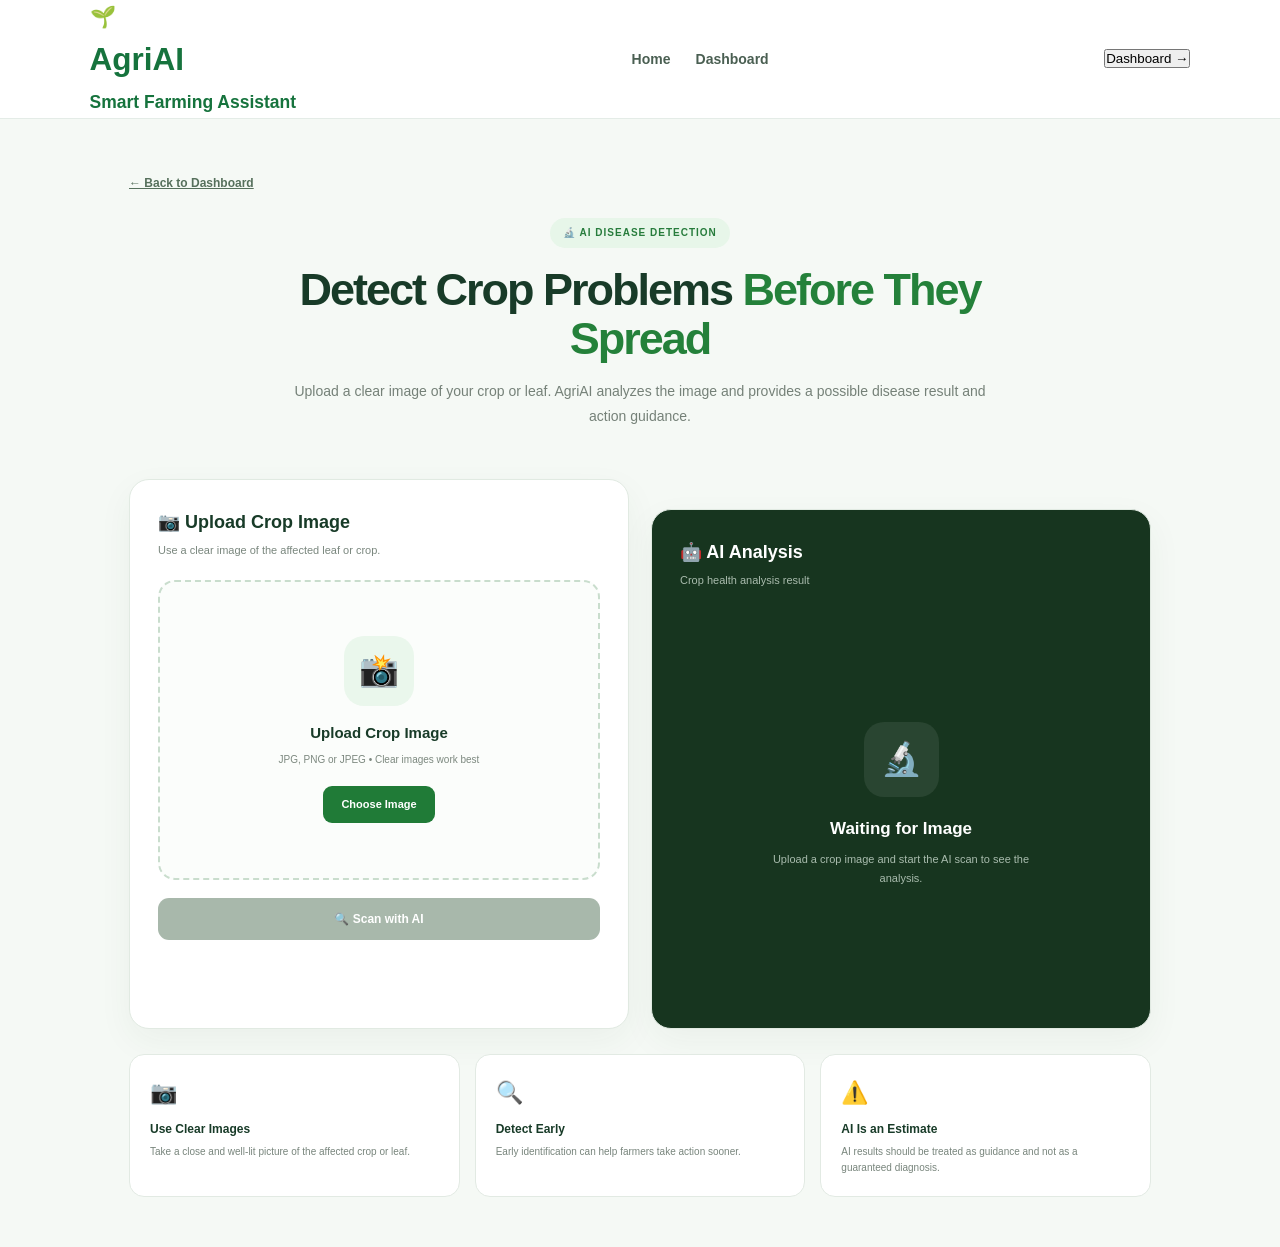
<file: disease.html>
<!DOCTYPE html>
<html lang="en">

<head>

    <meta charset="UTF-8">
    <meta name="viewport" content="width=device-width, initial-scale=1.0">

    <title>AgriAI | Disease Detection</title>

    <link rel="stylesheet" href="style.css">

    <link rel="preconnect" href="https://fonts.googleapis.com">
    <link rel="preconnect" href="https://fonts.gstatic.com" crossorigin>

    <link
        href="https://fonts.googleapis.com/css2?family=Inter:wght@400;500;600;700;800&display=swap"
        rel="stylesheet"
    >

    <style>

        /* =========================
           PAGE
        ========================= */

        .disease-page {
            min-height: 100vh;
            background: #f5f9f5;
        }

        .disease-container {
            max-width: 1150px;
            margin: auto;
            padding: 50px 5%;
        }


        /* =========================
           HEADER
        ========================= */

        .back-link {
            display: inline-block;

            color: #56705c;
            font-size: 12px;
            font-weight: 700;

            margin-bottom: 25px;
        }

        .disease-heading {
            text-align: center;
            max-width: 700px;
            margin: auto;
        }

        .disease-tag {
            display: inline-block;

            padding: 7px 13px;

            background: #e7f6e9;
            color: #277c3c;

            border-radius: 30px;

            font-size: 10px;
            font-weight: 800;
            letter-spacing: 1px;
        }

        .disease-heading h1 {
            margin-top: 17px;

            font-size: 45px;
            line-height: 1.1;
            letter-spacing: -2px;
        }

        .disease-heading h1 span {
            color: #24813a;
        }

        .disease-heading p {
            margin-top: 15px;

            color: #758178;
            font-size: 14px;
            line-height: 1.8;
        }


        /* =========================
           SCANNER
        ========================= */

        .scanner-layout {
            display: grid;
            grid-template-columns: 1fr 1fr;

            gap: 22px;

            margin-top: 50px;
        }

        .scanner-card,
        .result-card {
            background: white;

            border: 1px solid #e1eae2;

            border-radius: 20px;

            padding: 28px;

            box-shadow: 0 12px 35px rgba(30, 80, 40, 0.05);
        }

        .scanner-title {
            margin-bottom: 20px;
        }

        .scanner-title h2 {
            font-size: 18px;
        }

        .scanner-title p {
            color: #7a877e;
            font-size: 11px;
            margin-top: 5px;
        }


        /* =========================
           UPLOAD AREA
        ========================= */

        .upload-area {
            min-height: 300px;

            border: 2px dashed #c9ddcd;

            border-radius: 17px;

            display: flex;
            flex-direction: column;

            align-items: center;
            justify-content: center;

            text-align: center;

            padding: 25px;

            cursor: pointer;

            background: #fbfdfb;

            transition: 0.3s;
        }

        .upload-area:hover {
            border-color: #65a875;
            background: #f5faf6;
        }

        .upload-icon {
            width: 70px;
            height: 70px;

            display: flex;
            align-items: center;
            justify-content: center;

            background: #eaf7ec;

            border-radius: 20px;

            font-size: 32px;

            margin-bottom: 15px;
        }

        .upload-area h3 {
            font-size: 15px;
        }

        .upload-area p {
            color: #7c887f;

            font-size: 10px;

            margin-top: 7px;
        }

        .upload-btn {
            margin-top: 18px;

            padding: 10px 18px;

            background: #207b37;
            color: white;

            border: none;
            border-radius: 9px;

            font-size: 11px;
            font-weight: 700;

            cursor: pointer;
        }

        #imageInput {
            display: none;
        }


        /* =========================
           IMAGE PREVIEW
        ========================= */

        #previewBox {
            display: none;
            text-align: center;
        }

        #previewImage {
            max-width: 100%;
            max-height: 270px;

            border-radius: 15px;

            object-fit: cover;
        }

        .remove-btn {
            margin-top: 12px;

            border: none;

            background: #f5e9e9;
            color: #a34545;

            padding: 8px 14px;

            border-radius: 8px;

            font-size: 10px;

            cursor: pointer;
        }


        /* =========================
           SCAN BUTTON
        ========================= */

        .scan-btn {
            width: 100%;

            margin-top: 18px;

            padding: 14px;

            border: none;

            border-radius: 11px;

            background: #207b37;

            color: white;

            font-size: 12px;
            font-weight: 800;

            cursor: pointer;

            transition: 0.3s;
        }

        .scan-btn:hover {
            background: #17642c;
            transform: translateY(-2px);
        }

        .scan-btn:disabled {
            background: #a8b8ab;
            cursor: not-allowed;
            transform: none;
        }


        /* =========================
           RESULT CARD
        ========================= */

        .result-card {
            background: #17351f;
            color: white;
        }

        .result-card .scanner-title p {
            color: #aabcae;
        }

        .result-placeholder {
            min-height: 390px;

            display: flex;
            flex-direction: column;

            align-items: center;
            justify-content: center;

            text-align: center;
        }

        .result-placeholder-icon {
            width: 75px;
            height: 75px;

            display: flex;
            align-items: center;
            justify-content: center;

            background: rgba(255,255,255,0.08);

            border-radius: 20px;

            font-size: 33px;

            margin-bottom: 18px;
        }

        .result-placeholder h3 {
            font-size: 17px;
        }

        .result-placeholder p {
            max-width: 290px;

            color: #a9bcae;

            font-size: 11px;

            line-height: 1.7;

            margin-top: 8px;
        }


        /* =========================
           SCAN RESULT
        ========================= */

        #scanResult {
            display: none;
        }

        .result-status {
            display: flex;

            align-items: center;

            gap: 10px;

            padding: 12px;

            background: rgba(255,255,255,0.06);

            border-radius: 11px;

            margin-bottom: 18px;
        }

        .status-dot {
            width: 9px;
            height: 9px;

            background: #63c276;

            border-radius: 50%;
        }

        .result-status span {
            font-size: 10px;
            color: #b8c9bb;
        }

        .disease-name {
            font-size: 28px;

            margin-bottom: 5px;
        }

        .disease-label {
            color: #b4c5b7;

            font-size: 10px;
        }


        /* =========================
           CONFIDENCE
        ========================= */

        .confidence-box {
            margin-top: 20px;
        }

        .confidence-header {
            display: flex;
            justify-content: space-between;

            font-size: 10px;

            margin-bottom: 8px;
        }

        .confidence-header span {
            color: #aebfae;
        }

        .confidence-bar {
            height: 8px;

            background: rgba(255,255,255,0.1);

            border-radius: 20px;

            overflow: hidden;
        }

        .confidence-fill {
            width: 94%;

            height: 100%;

            background: #63bd73;

            border-radius: 20px;
        }


        /* =========================
           ACTION
        ========================= */

        .action-box {
            margin-top: 20px;

            padding: 16px;

            background: rgba(255,255,255,0.06);

            border-radius: 13px;
        }

        .action-box h4 {
            font-size: 11px;
        }

        .action-box p {
            color: #b7c8ba;

            font-size: 10px;

            line-height: 1.7;

            margin-top: 6px;
        }


        /* =========================
           TIPS
        ========================= */

        .tips {
            margin-top: 25px;

            display: grid;

            grid-template-columns: repeat(3, 1fr);

            gap: 15px;
        }

        .tip {
            background: white;

            border: 1px solid #e2eae3;

            border-radius: 15px;

            padding: 20px;
        }

        .tip-icon {
            font-size: 22px;
        }

        .tip h3 {
            font-size: 12px;

            margin-top: 10px;
        }

        .tip p {
            color: #78857c;

            font-size: 10px;

            line-height: 1.6;

            margin-top: 5px;
        }


        /* =========================
           LOADING
        ========================= */

        .loading {
            display: none;

            text-align: center;

            padding: 50px 0;
        }

        .spinner {
            width: 45px;
            height: 45px;

            border: 4px solid rgba(255,255,255,0.15);

            border-top-color: white;

            border-radius: 50%;

            margin: auto;

            animation: spin 1s linear infinite;
        }

        .loading p {
            color: #b8c9bb;

            font-size: 11px;

            margin-top: 15px;
        }

        @keyframes spin {

            to {
                transform: rotate(360deg);
            }

        }


        /* =========================
           RESPONSIVE
        ========================= */

        @media (max-width: 850px) {

            .scanner-layout {
                grid-template-columns: 1fr;
            }

            .tips {
                grid-template-columns: 1fr;
            }

        }

        @media (max-width: 600px) {

            .disease-container {
                padding: 35px 5%;
            }

            .disease-heading h1 {
                font-size: 35px;
            }

            .scanner-card,
            .result-card {
                padding: 22px;
            }

        }

    </style>

</head>


<body class="disease-page">


<!-- =========================
     NAVBAR
========================= -->

<header class="navbar">

    <div class="logo">

        <span>🌱</span>

        <div>
            <h2>AgriAI</h2>
            <small>Smart Farming Assistant</small>
        </div>

    </div>


    <nav>

        <a href="index.html">
            Home
        </a>

        <a href="dashboard.html">
            Dashboard
        </a>

    </nav>


    <button
        class="nav-btn"
        onclick="window.location.href='dashboard.html'">

        Dashboard →

    </button>

</header>



<!-- =========================
     MAIN
========================= -->

<main class="disease-container">


    <a
        href="dashboard.html"
        class="back-link">

        ← Back to Dashboard

    </a>


    <!-- HEADING -->

    <div class="disease-heading">

        <span class="disease-tag">
            🔬 AI DISEASE DETECTION
        </span>

        <h1>
            Detect Crop Problems
            <span>Before They Spread</span>
        </h1>

        <p>
            Upload a clear image of your crop or leaf.
            AgriAI analyzes the image and provides
            a possible disease result and action guidance.
        </p>

    </div>



    <!-- SCANNER -->

    <section class="scanner-layout">


        <!-- UPLOAD -->

        <div class="scanner-card">

            <div class="scanner-title">

                <h2>
                    📷 Upload Crop Image
                </h2>

                <p>
                    Use a clear image of the affected leaf or crop.
                </p>

            </div>


            <!-- UPLOAD AREA -->

            <label
                class="upload-area"
                id="uploadArea"
                for="imageInput">

                <div class="upload-icon">
                    📸
                </div>

                <h3>
                    Upload Crop Image
                </h3>

                <p>
                    JPG, PNG or JPEG • Clear images work best
                </p>

                <span class="upload-btn">
                    Choose Image
                </span>

            </label>


            <input
                type="file"
                id="imageInput"
                accept="image/png,image/jpeg,image/jpg">


            <!-- PREVIEW -->

            <div id="previewBox">

                <img
                    id="previewImage"
                    alt="Crop Preview">

                <br>

                <button
                    class="remove-btn"
                    onclick="removeImage()">

                    Remove Image

                </button>

            </div>


            <!-- SCAN -->

            <button
                class="scan-btn"
                id="scanButton"
                disabled
                onclick="scanCrop()">

                🔍 Scan with AI

            </button>

        </div>



        <!-- RESULT -->

        <div class="result-card">

            <div class="scanner-title">

                <h2>
                    🤖 AI Analysis
                </h2>

                <p>
                    Crop health analysis result
                </p>

            </div>


            <!-- PLACEHOLDER -->

            <div
                class="result-placeholder"
                id="resultPlaceholder">

                <div class="result-placeholder-icon">
                    🔬
                </div>

                <h3>
                    Waiting for Image
                </h3>

                <p>
                    Upload a crop image and start
                    the AI scan to see the analysis.
                </p>

            </div>


            <!-- LOADING -->

            <div
                class="loading"
                id="loading">

                <div class="spinner"></div>

                <p>
                    AI is analyzing your crop...
                </p>

            </div>


            <!-- RESULT -->

            <div id="scanResult">


                <div class="result-status">

                    <div class="status-dot"></div>

                    <span>
                        Analysis completed
                    </span>

                </div>


                <div class="disease-label">
                    POSSIBLE CONDITION
                </div>

                <h2
                    class="disease-name"
                    id="diseaseName">

                    Leaf Spot

                </h2>


                <!-- CONFIDENCE -->

                <div class="confidence-box">

                    <div class="confidence-header">

                        <span>
                            AI Confidence
                        </span>

                        <strong>
                            94%
                        </strong>

                    </div>


                    <div class="confidence-bar">

                        <div class="confidence-fill"></div>

                    </div>

                </div>


                <!-- ACTION -->

                <div class="action-box">

                    <h4>
                        🌱 Recommended Action
                    </h4>

                    <p id="actionText">

                        Isolate affected plants,
                        remove severely affected leaves,
                        and monitor nearby plants regularly.

                    </p>

                </div>


            </div>

        </div>

    </section>



    <!-- TIPS -->

    <section class="tips">


        <div class="tip">

            <div class="tip-icon">
                📷
            </div>

            <h3>
                Use Clear Images
            </h3>

            <p>
                Take a close and well-lit picture
                of the affected crop or leaf.
            </p>

        </div>


        <div class="tip">

            <div class="tip-icon">
                🔍
            </div>

            <h3>
                Detect Early
            </h3>

            <p>
                Early identification can help
                farmers take action sooner.
            </p>

        </div>


        <div class="tip">

            <div class="tip-icon">
                ⚠️
            </div>

            <h3>
                AI Is an Estimate
            </h3>

            <p>
                AI results should be treated as
                guidance and not as a guaranteed diagnosis.
            </p>

        </div>


    </section>

</main>



<!-- =========================
     JAVASCRIPT
========================= -->

<script>

const imageInput =
    document.getElementById("imageInput");

const uploadArea =
    document.getElementById("uploadArea");

const previewBox =
    document.getElementById("previewBox");

const previewImage =
    document.getElementById("previewImage");

const scanButton =
    document.getElementById("scanButton");


/* =========================
   IMAGE SELECT
========================= */

imageInput.addEventListener(
    "change",
    function () {

        const file = this.files[0];

        if (!file) {
            return;
        }

        const reader = new FileReader();

        reader.onload = function (event) {

            previewImage.src =
                event.target.result;

            uploadArea.style.display =
                "none";

            previewBox.style.display =
                "block";

            scanButton.disabled =
                false;

        };

        reader.readAsDataURL(file);

    }
);


/* =========================
   REMOVE IMAGE
========================= */

function removeImage() {

    imageInput.value = "";

    previewImage.src = "";

    uploadArea.style.display =
        "flex";

    previewBox.style.display =
        "none";

    scanButton.disabled =
        true;

}


/* =========================
   AI SCAN DEMO
========================= */

function scanCrop() {

    const placeholder =
        document.getElementById("resultPlaceholder");

    const loading =
        document.getElementById("loading");

    const result =
        document.getElementById("scanResult");


    placeholder.style.display =
        "none";

    result.style.display =
        "none";

    loading.style.display =
        "block";


    /*
       Demo AI processing.

       Later this can be connected
       to a real Python ML model/API.
    */

    setTimeout(function () {

        loading.style.display =
            "none";

        result.style.display =
            "block";

        document.getElementById("diseaseName")
            .innerText =
            "Leaf Spot";

        document.getElementById("actionText")
            .innerText =
            "Isolate affected plants, remove severely affected leaves, and monitor nearby plants regularly.";

    }, 2000);

}

</script>


</body>
</html>
</file>
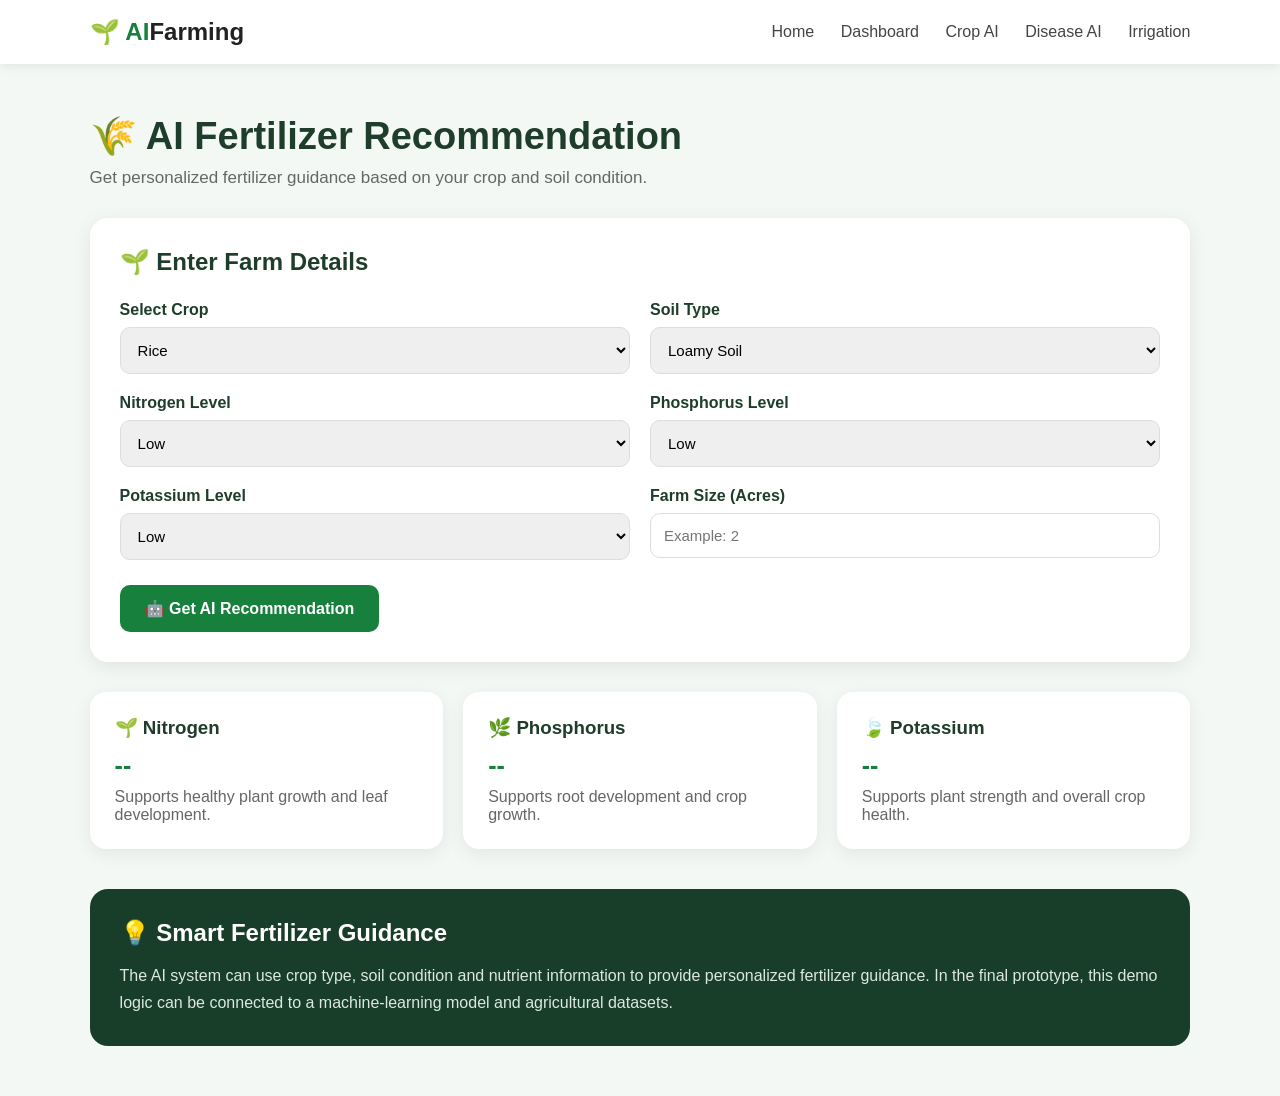
<file: fertilizer.html>
<!DOCTYPE html>
<html lang="en">
<head>
    <meta charset="UTF-8">
    <meta name="viewport" content="width=device-width, initial-scale=1.0">

    <title>AI Fertilizer Recommendation | Smart Farming</title>

    <style>
        * {
            margin: 0;
            padding: 0;
            box-sizing: border-box;
            font-family: Arial, sans-serif;
        }

        body {
            background: #f4f8f5;
            color: #1f3d2b;
        }

        /* NAVBAR */
        nav {
            background: white;
            padding: 18px 7%;
            display: flex;
            justify-content: space-between;
            align-items: center;
            box-shadow: 0 2px 10px rgba(0,0,0,0.08);
        }

        .logo {
            font-size: 24px;
            font-weight: bold;
            color: #16803c;
        }

        .logo span {
            color: #222;
        }

        nav a {
            text-decoration: none;
            color: #444;
            margin-left: 22px;
            font-weight: 500;
        }

        nav a:hover {
            color: #16803c;
        }

        /* HEADER */
        .header {
            padding: 50px 7% 30px;
        }

        .header h1 {
            font-size: 38px;
            margin-bottom: 10px;
        }

        .header p {
            color: #666;
            font-size: 17px;
        }

        .container {
            width: 86%;
            margin: auto;
        }

        /* INPUT CARD */
        .input-card {
            background: white;
            padding: 30px;
            border-radius: 18px;
            box-shadow: 0 5px 20px rgba(0,0,0,0.08);
            margin-bottom: 30px;
        }

        .input-card h2 {
            margin-bottom: 25px;
        }

        .input-grid {
            display: grid;
            grid-template-columns: repeat(2, 1fr);
            gap: 20px;
        }

        .input-box label {
            display: block;
            margin-bottom: 8px;
            font-weight: bold;
        }

        .input-box select,
        .input-box input {
            width: 100%;
            padding: 13px;
            border: 1px solid #ddd;
            border-radius: 10px;
            font-size: 15px;
        }

        .input-box select:focus,
        .input-box input:focus {
            outline: none;
            border-color: #16803c;
        }

        /* BUTTON */
        .btn {
            margin-top: 25px;
            padding: 14px 25px;
            border: none;
            border-radius: 10px;
            background: #16803c;
            color: white;
            font-size: 16px;
            cursor: pointer;
            font-weight: bold;
        }

        .btn:hover {
            background: #10652f;
        }

        /* RESULT */
        .result {
            display: none;
            background: linear-gradient(135deg, #e9f8ed, white);
            border-left: 6px solid #16803c;
            padding: 30px;
            border-radius: 16px;
            margin-bottom: 30px;
        }

        .result h2 {
            margin-bottom: 20px;
        }

        .fertilizer-name {
            font-size: 30px;
            font-weight: bold;
            color: #16803c;
            margin-bottom: 12px;
        }

        .recommendation {
            line-height: 1.7;
            color: #555;
        }

        /* CARDS */
        .cards {
            display: grid;
            grid-template-columns: repeat(3, 1fr);
            gap: 20px;
            margin-bottom: 40px;
        }

        .card {
            background: white;
            padding: 25px;
            border-radius: 16px;
            box-shadow: 0 5px 18px rgba(0,0,0,0.07);
        }

        .card h3 {
            margin-bottom: 12px;
        }

        .card strong {
            font-size: 25px;
            color: #16803c;
        }

        .card p {
            color: #666;
            margin-top: 8px;
        }

        /* INFO */
        .info {
            background: #183d29;
            color: white;
            padding: 30px;
            border-radius: 18px;
            margin-bottom: 50px;
        }

        .info h2 {
            margin-bottom: 15px;
        }

        .info p {
            color: #dce9df;
            line-height: 1.7;
        }

        /* RESPONSIVE */
        @media(max-width: 768px) {

            nav {
                flex-direction: column;
                gap: 15px;
            }

            nav a {
                margin: 5px 8px;
            }

            .header h1 {
                font-size: 30px;
            }

            .input-grid,
            .cards {
                grid-template-columns: 1fr;
            }
        }
    </style>
</head>

<body>

    <!-- NAVBAR -->
    <nav>

        <div class="logo">
            🌱 AI<span>Farming</span>
        </div>

        <div>
            <a href="index.html">Home</a>
            <a href="dashboard.html">Dashboard</a>
            <a href="crop.html">Crop AI</a>
            <a href="disease.html">Disease AI</a>
            <a href="irrigation.html">Irrigation</a>
        </div>

    </nav>


    <!-- HEADER -->
    <section class="header">

        <h1>🌾 AI Fertilizer Recommendation</h1>

        <p>
            Get personalized fertilizer guidance based on your crop and soil condition.
        </p>

    </section>


    <div class="container">

        <!-- INPUT -->
        <div class="input-card">

            <h2>🌱 Enter Farm Details</h2>

            <div class="input-grid">

                <!-- CROP -->
                <div class="input-box">

                    <label>Select Crop</label>

                    <select id="crop">

                        <option value="rice">Rice</option>
                        <option value="cotton">Cotton</option>
                        <option value="groundnut">Groundnut</option>
                        <option value="maize">Maize</option>
                        <option value="millet">Millet</option>

                    </select>

                </div>


                <!-- SOIL -->
                <div class="input-box">

                    <label>Soil Type</label>

                    <select id="soil">

                        <option value="loamy">Loamy Soil</option>
                        <option value="black">Black Soil</option>
                        <option value="red">Red Soil</option>
                        <option value="sandy">Sandy Soil</option>
                        <option value="clay">Clay Soil</option>

                    </select>

                </div>


                <!-- NITROGEN -->
                <div class="input-box">

                    <label>Nitrogen Level</label>

                    <select id="nitrogen">

                        <option value="low">Low</option>
                        <option value="medium">Medium</option>
                        <option value="high">High</option>

                    </select>

                </div>


                <!-- PHOSPHORUS -->
                <div class="input-box">

                    <label>Phosphorus Level</label>

                    <select id="phosphorus">

                        <option value="low">Low</option>
                        <option value="medium">Medium</option>
                        <option value="high">High</option>

                    </select>

                </div>


                <!-- POTASSIUM -->
                <div class="input-box">

                    <label>Potassium Level</label>

                    <select id="potassium">

                        <option value="low">Low</option>
                        <option value="medium">Medium</option>
                        <option value="high">High</option>

                    </select>

                </div>


                <!-- FARM SIZE -->
                <div class="input-box">

                    <label>Farm Size (Acres)</label>

                    <input
                        type="number"
                        id="farmSize"
                        placeholder="Example: 2"
                        min="0.1">

                </div>

            </div>


            <button class="btn" onclick="getFertilizer()">
                🤖 Get AI Recommendation
            </button>

        </div>


        <!-- RESULT -->
        <div class="result" id="result">

            <h2>🤖 AI Recommendation</h2>

            <div class="fertilizer-name" id="fertilizerName"></div>

            <p class="recommendation" id="recommendation"></p>

        </div>


        <!-- INFORMATION CARDS -->
        <div class="cards">

            <div class="card">

                <h3>🌱 Nitrogen</h3>

                <strong id="nitrogenResult">--</strong>

                <p>
                    Supports healthy plant growth and leaf development.
                </p>

            </div>


            <div class="card">

                <h3>🌿 Phosphorus</h3>

                <strong id="phosphorusResult">--</strong>

                <p>
                    Supports root development and crop growth.
                </p>

            </div>


            <div class="card">

                <h3>🍃 Potassium</h3>

                <strong id="potassiumResult">--</strong>

                <p>
                    Supports plant strength and overall crop health.
                </p>

            </div>

        </div>


        <!-- INFORMATION -->
        <div class="info">

            <h2>💡 Smart Fertilizer Guidance</h2>

            <p>
                The AI system can use crop type, soil condition and nutrient
                information to provide personalized fertilizer guidance.
                In the final prototype, this demo logic can be connected to
                a machine-learning model and agricultural datasets.
            </p>

        </div>

    </div>


    <!-- JAVASCRIPT -->
    <script>

        function getFertilizer() {

            let crop =
                document.getElementById("crop").value;

            let soil =
                document.getElementById("soil").value;

            let nitrogen =
                document.getElementById("nitrogen").value;

            let phosphorus =
                document.getElementById("phosphorus").value;

            let potassium =
                document.getElementById("potassium").value;

            let farmSize =
                Number(document.getElementById("farmSize").value);


            if (farmSize <= 0) {

                alert("Please enter a valid farm size.");

                return;
            }


            let fertilizer = "";
            let recommendation = "";


            /*
                SIMPLE AI DEMO LOGIC
            */

            if (nitrogen === "low") {

                fertilizer = "Nitrogen-Rich Fertilizer";

                recommendation =
                    "Nitrogen level is low. Consider nitrogen-focused nutrient management for better plant growth.";

            }

            else if (phosphorus === "low") {

                fertilizer = "Phosphorus-Rich Fertilizer";

                recommendation =
                    "Phosphorus level is low. Consider phosphorus-focused nutrient management to support root development.";

            }

            else if (potassium === "low") {

                fertilizer = "Potassium-Rich Fertilizer";

                recommendation =
                    "Potassium level is low. Consider potassium-focused nutrient management.";

            }

            else if (soil === "sandy") {

                fertilizer = "Balanced Fertilizer";

                recommendation =
                    "Sandy soil can require careful nutrient management. A balanced fertilizer approach is recommended.";

            }

            else if (crop === "rice") {

                fertilizer = "Balanced NPK Fertilizer";

                recommendation =
                    "For rice, maintain balanced nutrient management and monitor soil conditions throughout crop growth.";

            }

            else {

                fertilizer = "Balanced NPK Fertilizer";

                recommendation =
                    "Current nutrient levels appear balanced. Continue monitoring soil and crop conditions before applying fertilizer.";

            }


            /* SHOW RESULT */

            document.getElementById("result").style.display =
                "block";

            document.getElementById("fertilizerName").innerText =
                fertilizer;

            document.getElementById("recommendation").innerText =
                recommendation;


            /* SHOW NUTRIENTS */

            document.getElementById("nitrogenResult").innerText =
                nitrogen.toUpperCase();

            document.getElementById("phosphorusResult").innerText =
                phosphorus.toUpperCase();

            document.getElementById("potassiumResult").innerText =
                potassium.toUpperCase();


            /* SCROLL TO RESULT */

            document.getElementById("result")
                .scrollIntoView({
                    behavior: "smooth"
                });

        }

    </script>

</body>
</html>
</file>
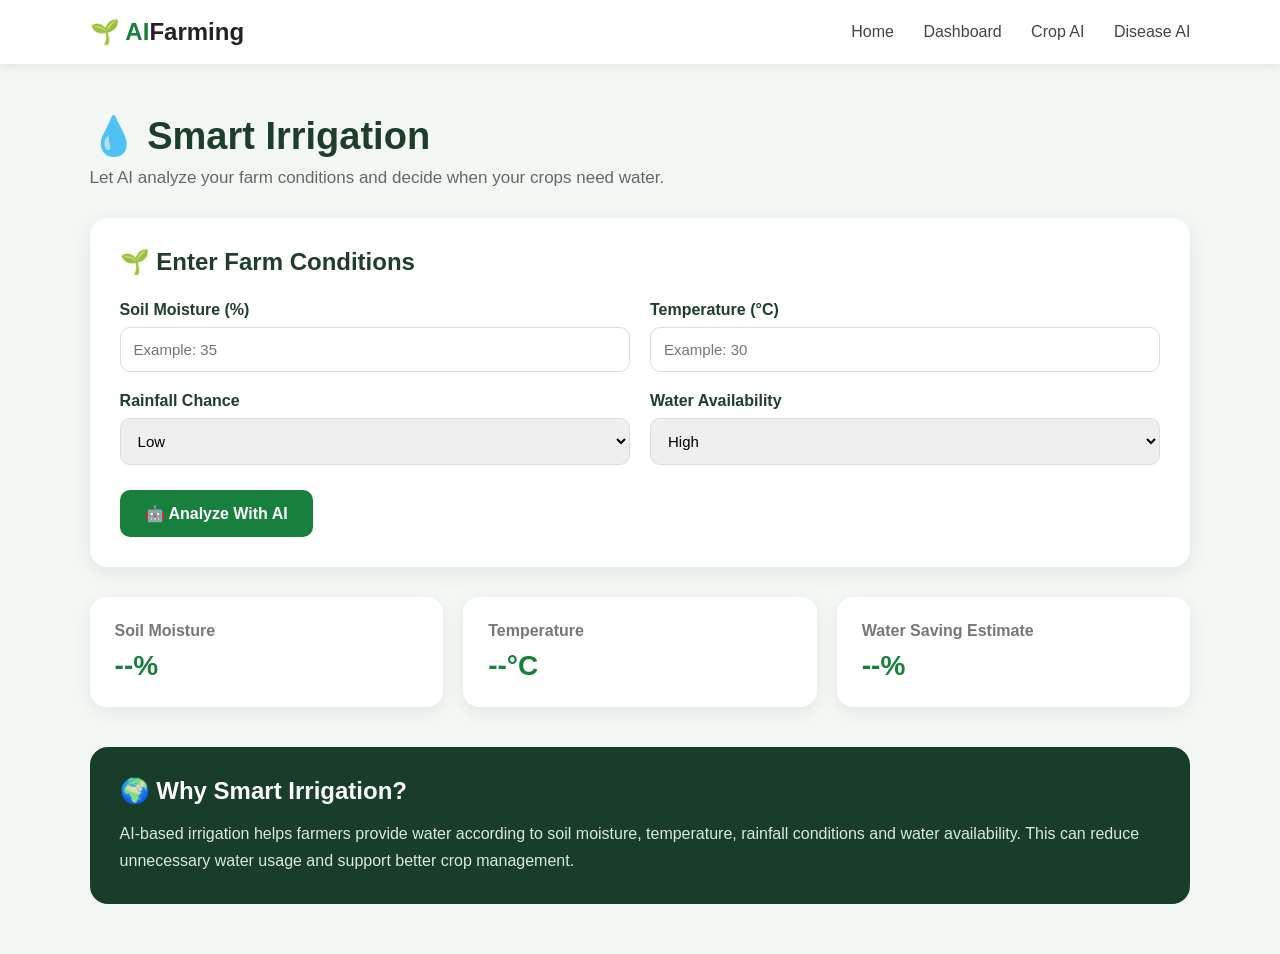
<file: irrigation.html>
<!DOCTYPE html>
<html lang="en">
<head>
    <meta charset="UTF-8">
    <meta name="viewport" content="width=device-width, initial-scale=1.0">

    <title>Smart Irrigation | AI Farming</title>

    <style>
        * {
            margin: 0;
            padding: 0;
            box-sizing: border-box;
            font-family: Arial, sans-serif;
        }

        body {
            background: #f4f8f5;
            color: #1f3d2b;
        }

        /* NAVBAR */
        nav {
            background: white;
            padding: 18px 7%;
            display: flex;
            justify-content: space-between;
            align-items: center;
            box-shadow: 0 2px 10px rgba(0,0,0,0.08);
        }

        .logo {
            font-size: 24px;
            font-weight: bold;
            color: #16803c;
        }

        .logo span {
            color: #222;
        }

        nav a {
            text-decoration: none;
            color: #444;
            margin-left: 25px;
            font-weight: 500;
        }

        nav a:hover {
            color: #16803c;
        }

        /* HEADER */
        .header {
            padding: 50px 7% 30px;
        }

        .header h1 {
            font-size: 38px;
            margin-bottom: 10px;
        }

        .header p {
            color: #666;
            font-size: 17px;
        }

        /* MAIN */
        .container {
            width: 86%;
            margin: auto;
        }

        /* INPUT CARD */
        .input-card {
            background: white;
            padding: 30px;
            border-radius: 18px;
            box-shadow: 0 5px 20px rgba(0,0,0,0.08);
            margin-bottom: 30px;
        }

        .input-card h2 {
            margin-bottom: 25px;
        }

        .input-grid {
            display: grid;
            grid-template-columns: repeat(2, 1fr);
            gap: 20px;
        }

        .input-box label {
            display: block;
            margin-bottom: 8px;
            font-weight: bold;
        }

        .input-box input,
        .input-box select {
            width: 100%;
            padding: 13px;
            border: 1px solid #ddd;
            border-radius: 10px;
            font-size: 15px;
        }

        .input-box input:focus,
        .input-box select:focus {
            outline: none;
            border-color: #16803c;
        }

        /* BUTTON */
        .btn {
            margin-top: 25px;
            padding: 14px 25px;
            border: none;
            border-radius: 10px;
            background: #16803c;
            color: white;
            font-size: 16px;
            cursor: pointer;
            font-weight: bold;
        }

        .btn:hover {
            background: #10652f;
        }

        /* RESULT */
        .result {
            background: linear-gradient(135deg, #e9f8ed, #ffffff);
            border-left: 6px solid #16803c;
            padding: 30px;
            border-radius: 16px;
            margin-bottom: 30px;
            display: none;
        }

        .result h2 {
            margin-bottom: 15px;
        }

        .decision {
            font-size: 30px;
            font-weight: bold;
            margin: 15px 0;
        }

        .water-now {
            color: #16803c;
        }

        .wait {
            color: #d27b00;
        }

        /* STATS */
        .stats {
            display: grid;
            grid-template-columns: repeat(3, 1fr);
            gap: 20px;
            margin-bottom: 40px;
        }

        .stat-card {
            background: white;
            padding: 25px;
            border-radius: 16px;
            box-shadow: 0 5px 18px rgba(0,0,0,0.07);
        }

        .stat-card h3 {
            font-size: 16px;
            color: #777;
            margin-bottom: 10px;
        }

        .stat-card strong {
            font-size: 28px;
            color: #16803c;
        }

        /* INFO */
        .info {
            background: #183d29;
            color: white;
            padding: 30px;
            border-radius: 18px;
            margin-bottom: 50px;
        }

        .info h2 {
            margin-bottom: 15px;
        }

        .info p {
            line-height: 1.7;
            color: #dce9df;
        }

        /* RESPONSIVE */
        @media(max-width: 768px) {

            nav {
                flex-direction: column;
                gap: 15px;
            }

            nav a {
                margin-left: 10px;
                margin-right: 10px;
            }

            .header h1 {
                font-size: 30px;
            }

            .input-grid {
                grid-template-columns: 1fr;
            }

            .stats {
                grid-template-columns: 1fr;
            }
        }
    </style>
</head>

<body>

    <!-- NAVBAR -->
    <nav>
        <div class="logo">
            🌱 AI<span>Farming</span>
        </div>

        <div>
            <a href="index.html">Home</a>
            <a href="dashboard.html">Dashboard</a>
            <a href="crop.html">Crop AI</a>
            <a href="disease.html">Disease AI</a>
        </div>
    </nav>


    <!-- HEADER -->
    <section class="header">
        <h1>💧 Smart Irrigation</h1>
        <p>
            Let AI analyze your farm conditions and decide when your crops need water.
        </p>
    </section>


    <div class="container">

        <!-- INPUT SECTION -->
        <div class="input-card">

            <h2>🌱 Enter Farm Conditions</h2>

            <div class="input-grid">

                <div class="input-box">
                    <label>Soil Moisture (%)</label>
                    <input
                        type="number"
                        id="moisture"
                        placeholder="Example: 35"
                        min="0"
                        max="100">
                </div>


                <div class="input-box">
                    <label>Temperature (°C)</label>
                    <input
                        type="number"
                        id="temperature"
                        placeholder="Example: 30">
                </div>


                <div class="input-box">
                    <label>Rainfall Chance</label>

                    <select id="rainfall">
                        <option value="low">Low</option>
                        <option value="medium">Medium</option>
                        <option value="high">High</option>
                    </select>
                </div>


                <div class="input-box">
                    <label>Water Availability</label>

                    <select id="water">
                        <option value="high">High</option>
                        <option value="medium">Medium</option>
                        <option value="low">Low</option>
                    </select>
                </div>

            </div>


            <button class="btn" onclick="checkIrrigation()">
                🤖 Analyze With AI
            </button>

        </div>


        <!-- RESULT -->
        <div class="result" id="result">

            <h2>🤖 AI Irrigation Recommendation</h2>

            <div id="decision" class="decision"></div>

            <p id="message"></p>

            <br>

            <strong>💧 Recommended Water Requirement:</strong>

            <p id="waterAmount"></p>

        </div>


        <!-- STATS -->
        <div class="stats">

            <div class="stat-card">
                <h3>Soil Moisture</h3>
                <strong id="moistureResult">--%</strong>
            </div>


            <div class="stat-card">
                <h3>Temperature</h3>
                <strong id="temperatureResult">--°C</strong>
            </div>


            <div class="stat-card">
                <h3>Water Saving Estimate</h3>
                <strong id="savingResult">--%</strong>
            </div>

        </div>


        <!-- INFORMATION -->
        <div class="info">

            <h2>🌍 Why Smart Irrigation?</h2>

            <p>
                AI-based irrigation helps farmers provide water according to
                soil moisture, temperature, rainfall conditions and water
                availability. This can reduce unnecessary water usage and
                support better crop management.
            </p>

        </div>

    </div>


    <!-- JAVASCRIPT -->
    <script>

        function checkIrrigation() {

            let moisture =
                Number(document.getElementById("moisture").value);

            let temperature =
                Number(document.getElementById("temperature").value);

            let rainfall =
                document.getElementById("rainfall").value;

            let water =
                document.getElementById("water").value;


            if (moisture === 0 || temperature === 0) {

                alert("Please enter soil moisture and temperature.");

                return;
            }


            let decision = "";
            let message = "";
            let waterAmount = "";
            let saving = "";


            /*
                SIMPLE AI DEMO LOGIC
            */

            if (moisture < 30 && rainfall === "low") {

                decision = "💧 WATER NOW";
                message =
                    "Soil moisture is low and rainfall chance is low. Irrigation is recommended.";
                waterAmount = "High irrigation requirement";
                saving = "20";

            }

            else if (moisture < 40 && temperature > 32) {

                decision = "💧 WATER NOW";
                message =
                    "High temperature and low soil moisture indicate increased water requirement.";
                waterAmount = "Medium to High irrigation";
                saving = "15";

            }

            else if (rainfall === "high") {

                decision = "⏳ WAIT";
                message =
                    "Rainfall is expected soon. Avoid unnecessary irrigation.";
                waterAmount = "No immediate irrigation required";
                saving = "35";

            }

            else if (moisture >= 60) {

                decision = "⏳ WAIT";
                message =
                    "Soil has sufficient moisture. Irrigation is not required now.";
                waterAmount = "No immediate irrigation required";
                saving = "30";

            }

            else {

                decision = "⏳ WAIT";
                message =
                    "Current soil conditions are acceptable. Monitor moisture regularly.";
                waterAmount = "Low irrigation requirement";
                saving = "10";
            }


            /* SHOW RESULT */

            document.getElementById("result").style.display = "block";

            document.getElementById("decision").innerText =
                decision;

            document.getElementById("message").innerText =
                message;

            document.getElementById("waterAmount").innerText =
                waterAmount;


            /* STATS */

            document.getElementById("moistureResult").innerText =
                moisture + "%";

            document.getElementById("temperatureResult").innerText =
                temperature + "°C";

            document.getElementById("savingResult").innerText =
                saving + "%";


            /* DECISION COLOR */

            if (decision.includes("WATER")) {

                document.getElementById("decision")
                    .className = "decision water-now";

            }

            else {

                document.getElementById("decision")
                    .className = "decision wait";

            }

        }

    </script>

</body>
</html>
</file>
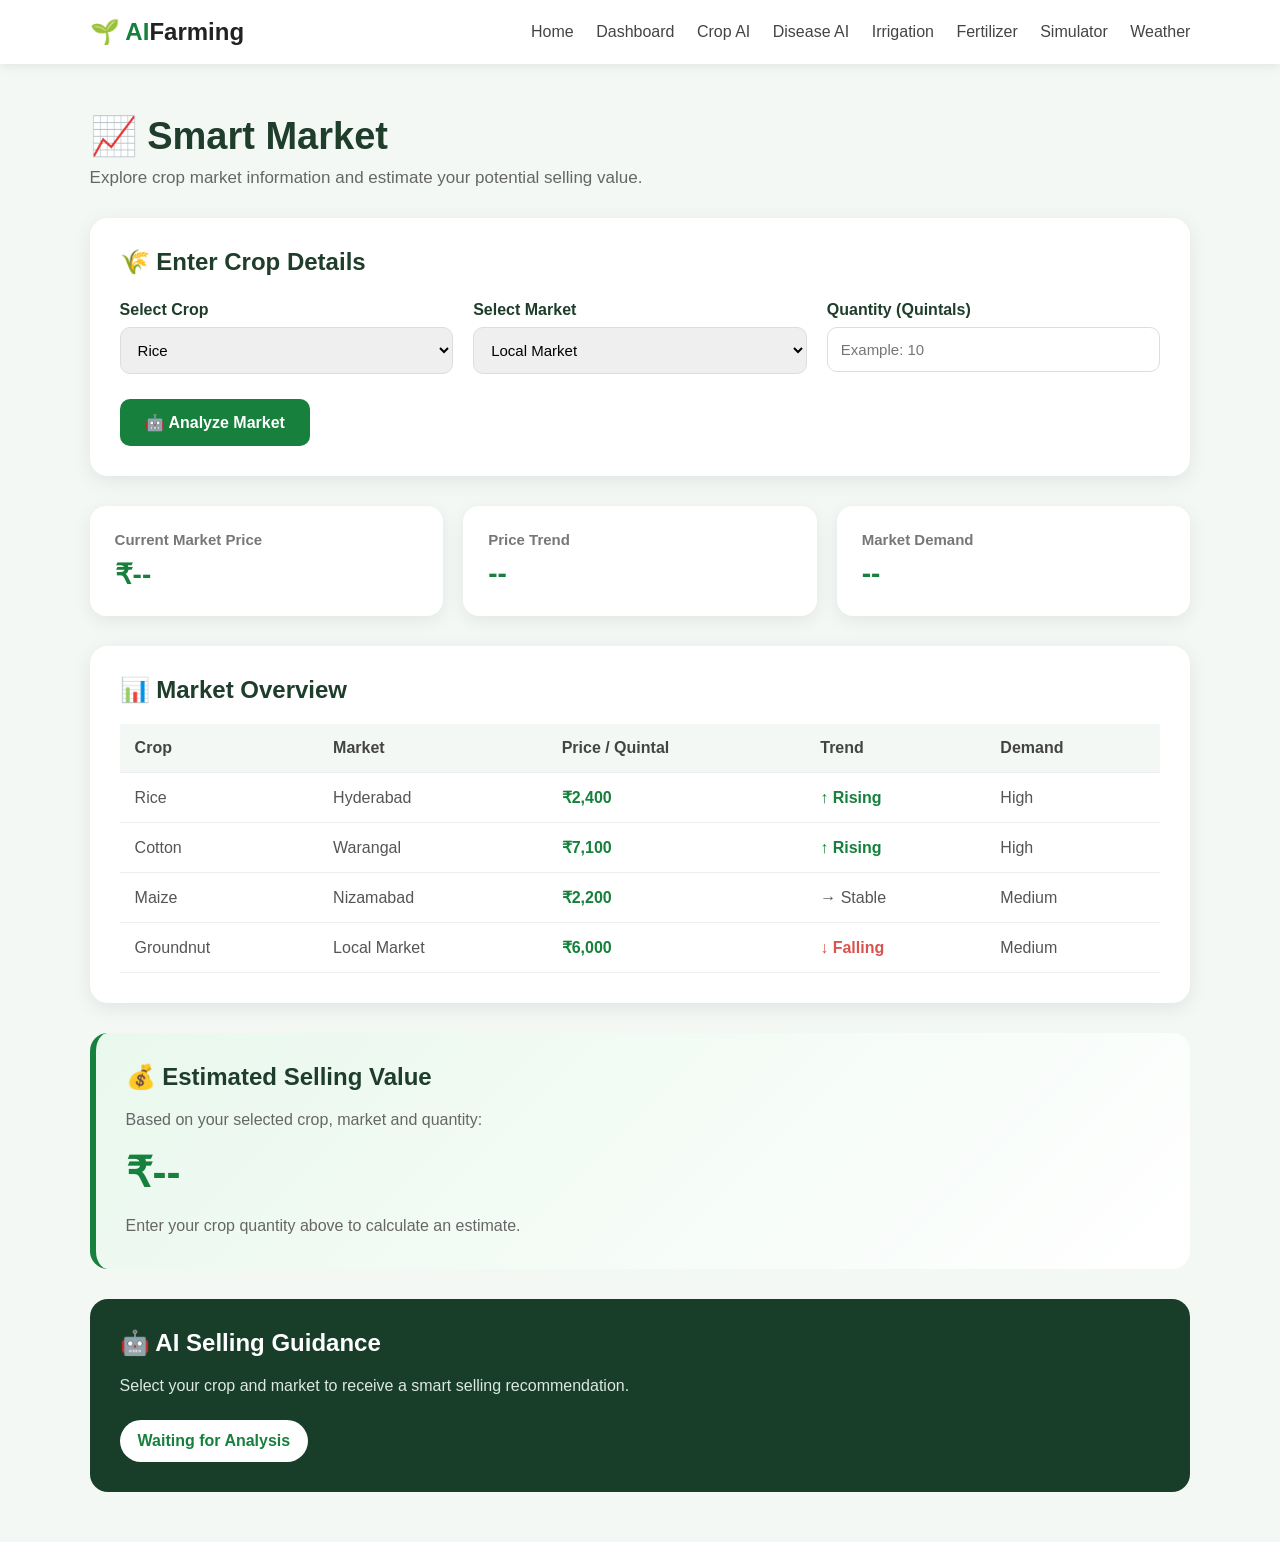
<file: market.html>
<!DOCTYPE html>
<html lang="en">

<head>

    <meta charset="UTF-8">
    <meta name="viewport" content="width=device-width, initial-scale=1.0">

    <title>Smart Market | AI Farming</title>

    <style>

        * {
            margin: 0;
            padding: 0;
            box-sizing: border-box;
            font-family: Arial, sans-serif;
        }

        body {
            background: #f4f8f5;
            color: #1f3d2b;
        }

        /* NAVBAR */

        nav {
            background: white;
            padding: 18px 7%;

            display: flex;
            justify-content: space-between;
            align-items: center;

            box-shadow: 0 2px 10px rgba(0,0,0,0.08);
        }

        .logo {
            font-size: 24px;
            font-weight: bold;
            color: #16803c;
        }

        .logo span {
            color: #222;
        }

        nav a {
            text-decoration: none;
            color: #444;
            margin-left: 18px;
            font-weight: 500;
        }

        nav a:hover {
            color: #16803c;
        }

        /* HEADER */

        .header {
            padding: 50px 7% 30px;
        }

        .header h1 {
            font-size: 38px;
            margin-bottom: 10px;
        }

        .header p {
            color: #666;
            font-size: 17px;
        }

        .container {
            width: 86%;
            margin: auto;
        }

        /* SEARCH CARD */

        .search-card {
            background: white;
            padding: 30px;

            border-radius: 18px;

            box-shadow: 0 5px 20px rgba(0,0,0,0.08);

            margin-bottom: 30px;
        }

        .search-card h2 {
            margin-bottom: 25px;
        }

        .form-grid {
            display: grid;
            grid-template-columns: repeat(3, 1fr);
            gap: 20px;
        }

        .input-box label {
            display: block;
            font-weight: bold;
            margin-bottom: 8px;
        }

        .input-box select,
        .input-box input {
            width: 100%;
            padding: 13px;

            border: 1px solid #ddd;
            border-radius: 10px;

            font-size: 15px;
        }

        .input-box select:focus,
        .input-box input:focus {
            outline: none;
            border-color: #16803c;
        }

        .btn {
            margin-top: 25px;

            padding: 14px 25px;

            border: none;
            border-radius: 10px;

            background: #16803c;
            color: white;

            font-size: 16px;
            font-weight: bold;

            cursor: pointer;
        }

        .btn:hover {
            background: #10652f;
        }

        /* PRICE SUMMARY */

        .summary {
            display: grid;
            grid-template-columns: repeat(3, 1fr);
            gap: 20px;

            margin-bottom: 30px;
        }

        .summary-card {
            background: white;
            padding: 25px;

            border-radius: 16px;

            box-shadow: 0 5px 18px rgba(0,0,0,0.07);
        }

        .summary-card h3 {
            color: #777;
            font-size: 15px;
            margin-bottom: 10px;
        }

        .summary-card strong {
            font-size: 28px;
            color: #16803c;
        }

        /* MARKET TABLE */

        .market-card {
            background: white;
            padding: 30px;

            border-radius: 18px;

            box-shadow: 0 5px 20px rgba(0,0,0,0.08);

            margin-bottom: 30px;
        }

        .market-card h2 {
            margin-bottom: 20px;
        }

        .table-wrapper {
            overflow-x: auto;
        }

        table {
            width: 100%;
            border-collapse: collapse;
        }

        th,
        td {
            padding: 15px;
            text-align: left;
            border-bottom: 1px solid #eee;
        }

        th {
            background: #f4f8f5;
            color: #444;
        }

        td {
            color: #555;
        }

        .price {
            color: #16803c;
            font-weight: bold;
        }

        .trend-up {
            color: #16803c;
            font-weight: bold;
        }

        .trend-down {
            color: #d9534f;
            font-weight: bold;
        }

        /* SELLING ESTIMATE */

        .estimate {
            background: linear-gradient(135deg, #e9f8ed, white);

            border-left: 6px solid #16803c;

            padding: 30px;

            border-radius: 18px;

            margin-bottom: 30px;
        }

        .estimate h2 {
            margin-bottom: 15px;
        }

        .estimate-value {
            font-size: 42px;
            font-weight: bold;
            color: #16803c;

            margin: 15px 0;
        }

        .estimate p {
            color: #666;
            line-height: 1.7;
        }

        /* SMART SELLING */

        .smart-selling {
            background: #183d29;

            color: white;

            padding: 30px;

            border-radius: 18px;

            margin-bottom: 50px;
        }

        .smart-selling h2 {
            margin-bottom: 15px;
        }

        .smart-selling p {
            color: #dce9df;
            line-height: 1.7;
        }

        .recommendation {
            margin-top: 20px;

            display: inline-block;

            padding: 12px 18px;

            border-radius: 25px;

            background: white;
            color: #16803c;

            font-weight: bold;
        }

        /* RESPONSIVE */

        @media(max-width: 768px) {

            nav {
                flex-direction: column;
                gap: 15px;
            }

            nav a {
                margin: 5px 7px;
            }

            .header h1 {
                font-size: 30px;
            }

            .form-grid,
            .summary {
                grid-template-columns: 1fr;
            }

        }

    </style>

</head>


<body>


    <!-- NAVBAR -->

    <nav>

        <div class="logo">
            🌱 AI<span>Farming</span>
        </div>

        <div>

            <a href="index.html">Home</a>

            <a href="dashboard.html">Dashboard</a>

            <a href="crop.html">Crop AI</a>

            <a href="disease.html">Disease AI</a>

            <a href="irrigation.html">Irrigation</a>

            <a href="fertilizer.html">Fertilizer</a>

            <a href="simulator.html">Simulator</a>

            <a href="weather.html">Weather</a>

        </div>

    </nav>


    <!-- HEADER -->

    <section class="header">

        <h1>📈 Smart Market</h1>

        <p>
            Explore crop market information and estimate your potential selling value.
        </p>

    </section>


    <div class="container">


        <!-- SEARCH -->

        <div class="search-card">

            <h2>🌾 Enter Crop Details</h2>

            <div class="form-grid">


                <div class="input-box">

                    <label>Select Crop</label>

                    <select id="crop">

                        <option value="rice">Rice</option>

                        <option value="cotton">Cotton</option>

                        <option value="maize">Maize</option>

                        <option value="groundnut">Groundnut</option>

                        <option value="millet">Millet</option>

                    </select>

                </div>


                <div class="input-box">

                    <label>Select Market</label>

                    <select id="market">

                        <option value="local">Local Market</option>

                        <option value="hyderabad">Hyderabad Market</option>

                        <option value="warangal">Warangal Market</option>

                        <option value="nizamabad">Nizamabad Market</option>

                    </select>

                </div>


                <div class="input-box">

                    <label>Quantity (Quintals)</label>

                    <input
                        type="number"
                        id="quantity"
                        placeholder="Example: 10"
                        min="1">

                </div>

            </div>


            <button class="btn" onclick="checkMarket()">

                🤖 Analyze Market

            </button>

        </div>


        <!-- SUMMARY -->

        <div class="summary">


            <div class="summary-card">

                <h3>Current Market Price</h3>

                <strong id="currentPrice">
                    ₹--
                </strong>

            </div>


            <div class="summary-card">

                <h3>Price Trend</h3>

                <strong id="trend">
                    --
                </strong>

            </div>


            <div class="summary-card">

                <h3>Market Demand</h3>

                <strong id="demand">
                    --
                </strong>

            </div>


        </div>


        <!-- MARKET TABLE -->

        <div class="market-card">

            <h2>📊 Market Overview</h2>

            <div class="table-wrapper">

                <table>

                    <thead>

                        <tr>

                            <th>Crop</th>
                            <th>Market</th>
                            <th>Price / Quintal</th>
                            <th>Trend</th>
                            <th>Demand</th>

                        </tr>

                    </thead>


                    <tbody>

                        <tr>

                            <td>Rice</td>

                            <td>Hyderabad</td>

                            <td class="price">₹2,400</td>

                            <td class="trend-up">↑ Rising</td>

                            <td>High</td>

                        </tr>


                        <tr>

                            <td>Cotton</td>

                            <td>Warangal</td>

                            <td class="price">₹7,100</td>

                            <td class="trend-up">↑ Rising</td>

                            <td>High</td>

                        </tr>


                        <tr>

                            <td>Maize</td>

                            <td>Nizamabad</td>

                            <td class="price">₹2,200</td>

                            <td>→ Stable</td>

                            <td>Medium</td>

                        </tr>


                        <tr>

                            <td>Groundnut</td>

                            <td>Local Market</td>

                            <td class="price">₹6,000</td>

                            <td class="trend-down">↓ Falling</td>

                            <td>Medium</td>

                        </tr>


                    </tbody>

                </table>

            </div>

        </div>


        <!-- SELLING ESTIMATE -->

        <div class="estimate">

            <h2>💰 Estimated Selling Value</h2>

            <p>
                Based on your selected crop, market and quantity:
            </p>

            <div class="estimate-value" id="sellingValue">
                ₹--
            </div>

            <p id="estimateText">
                Enter your crop quantity above to calculate an estimate.
            </p>

        </div>


        <!-- SMART SELLING -->

        <div class="smart-selling">

            <h2>🤖 AI Selling Guidance</h2>

            <p id="sellingAdvice">

                Select your crop and market to receive a smart
                selling recommendation.

            </p>

            <span class="recommendation" id="recommendation">

                Waiting for Analysis

            </span>

        </div>


    </div>


    <!-- JAVASCRIPT -->

    <script>

        function checkMarket() {

            let crop =
                document.getElementById("crop").value;

            let market =
                document.getElementById("market").value;

            let quantity =
                Number(document.getElementById("quantity").value);


            if (quantity <= 0) {

                alert("Please enter a valid quantity.");

                return;

            }


            /*
                DEMO MARKET DATA

                These are sample values for the prototype.
            */

            let prices = {

                rice: 2400,

                cotton: 7100,

                maize: 2200,

                groundnut: 6000,

                millet: 3200

            };


            let price =
                prices[crop];


            let trend = "";
            let demand = "";
            let advice = "";
            let recommendation = "";


            /* MARKET LOGIC */

            if (crop === "cotton") {

                trend = "↑ Rising";
                demand = "High";

                advice =
                    "Cotton currently shows strong demand in this prototype market scenario. Monitor market prices before selling.";

                recommendation =
                    "📈 Good Selling Opportunity";

            }

            else if (crop === "rice") {

                trend = "↑ Rising";
                demand = "High";

                advice =
                    "Rice shows good demand. Compare nearby market prices before deciding where to sell.";

                recommendation =
                    "📈 Favorable Market";

            }

            else if (crop === "groundnut") {

                trend = "↓ Falling";
                demand = "Medium";

                advice =
                    "Groundnut price is shown as falling in this demo. Consider monitoring prices before selling.";

                recommendation =
                    "⏳ Monitor Market";

            }

            else {

                trend = "→ Stable";
                demand = "Medium";

                advice =
                    "Market conditions appear relatively stable. Compare prices between available markets.";

                recommendation =
                    "📊 Stable Market";

            }


            /* CALCULATE VALUE */

            let total =
                price * quantity;


            /* DISPLAY */

            document.getElementById("currentPrice").innerText =
                "₹" + price.toLocaleString("en-IN");


            document.getElementById("trend").innerText =
                trend;


            document.getElementById("demand").innerText =
                demand;


            document.getElementById("sellingValue").innerText =
                "₹" + total.toLocaleString("en-IN");


            document.getElementById("estimateText").innerText =
                quantity +
                " quintal × ₹" +
                price.toLocaleString("en-IN") +
                " per quintal.";


            document.getElementById("sellingAdvice").innerText =
                advice;


            document.getElementById("recommendation").innerText =
                recommendation;


            /* SCROLL */

            document.getElementById("sellingValue")
                .scrollIntoView({
                    behavior: "smooth"
                });

        }

    </script>


</body>

</html>
</file>
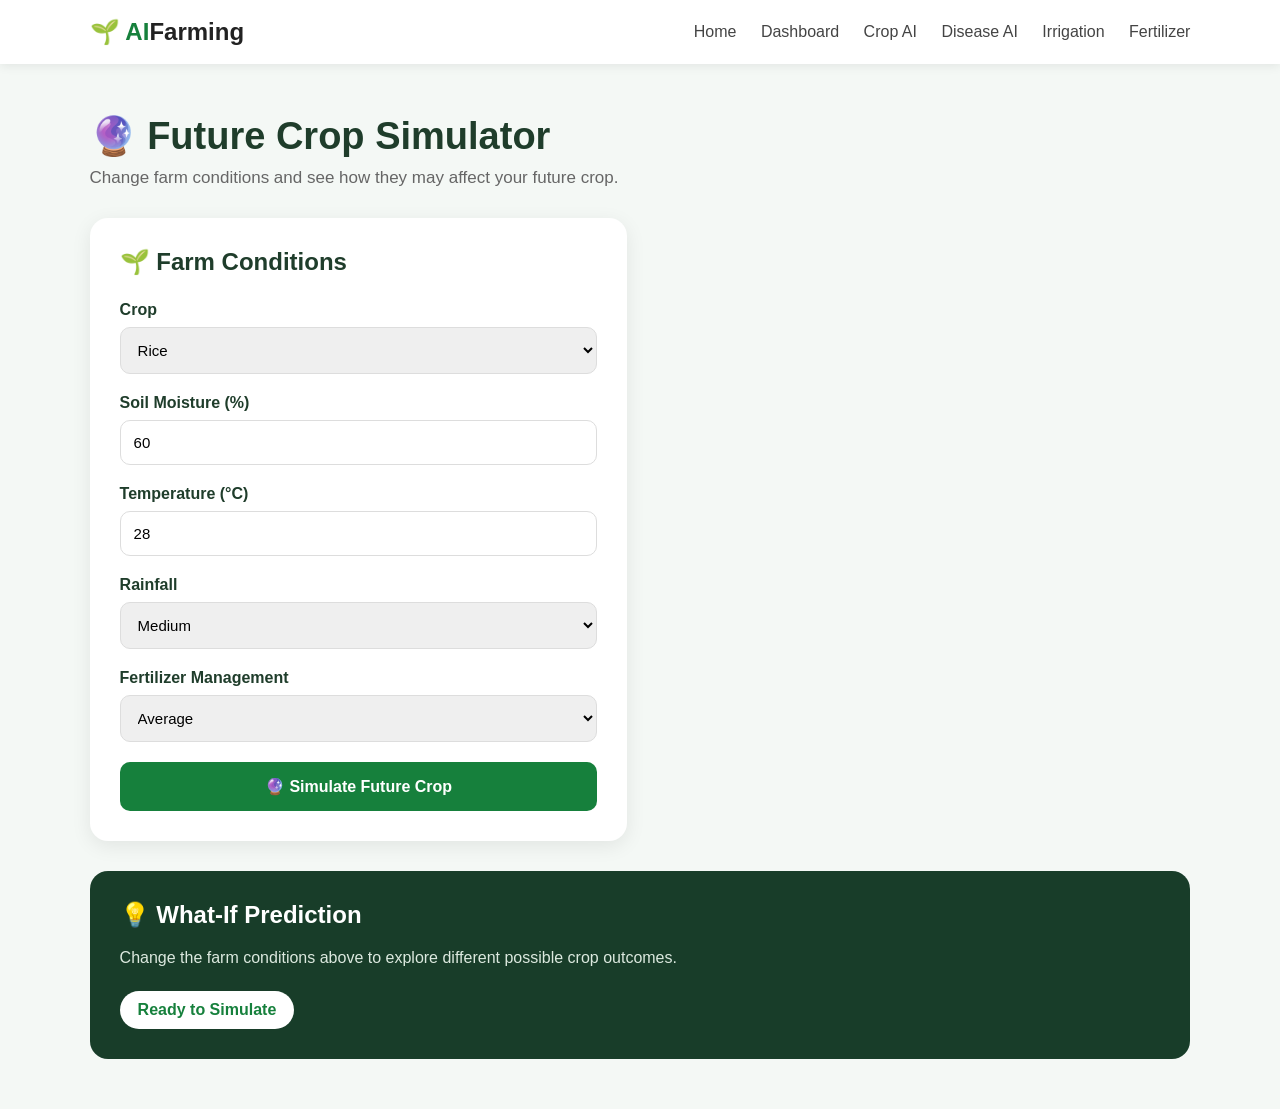
<file: simulator.html>
<!DOCTYPE html>
<html lang="en">
<head>
    <meta charset="UTF-8">
    <meta name="viewport" content="width=device-width, initial-scale=1.0">

    <title>Future Crop Simulator | AI Farming</title>

    <style>
        * {
            margin: 0;
            padding: 0;
            box-sizing: border-box;
            font-family: Arial, sans-serif;
        }

        body {
            background: #f4f8f5;
            color: #1f3d2b;
        }

        /* NAVBAR */
        nav {
            background: white;
            padding: 18px 7%;
            display: flex;
            justify-content: space-between;
            align-items: center;
            box-shadow: 0 2px 10px rgba(0,0,0,0.08);
        }

        .logo {
            font-size: 24px;
            font-weight: bold;
            color: #16803c;
        }

        .logo span {
            color: #222;
        }

        nav a {
            text-decoration: none;
            color: #444;
            margin-left: 20px;
            font-weight: 500;
        }

        nav a:hover {
            color: #16803c;
        }

        /* HEADER */
        .header {
            padding: 50px 7% 30px;
        }

        .header h1 {
            font-size: 38px;
            margin-bottom: 10px;
        }

        .header p {
            color: #666;
            font-size: 17px;
        }

        .container {
            width: 86%;
            margin: auto;
        }

        /* SIMULATOR */
        .simulator {
            display: grid;
            grid-template-columns: 1fr 1fr;
            gap: 25px;
            margin-bottom: 30px;
        }

        .card {
            background: white;
            padding: 30px;
            border-radius: 18px;
            box-shadow: 0 5px 20px rgba(0,0,0,0.08);
        }

        .card h2 {
            margin-bottom: 25px;
        }

        /* INPUTS */
        .input-group {
            margin-bottom: 20px;
        }

        .input-group label {
            display: block;
            font-weight: bold;
            margin-bottom: 8px;
        }

        .input-group select,
        .input-group input {
            width: 100%;
            padding: 13px;
            border: 1px solid #ddd;
            border-radius: 10px;
            font-size: 15px;
        }

        .input-group input:focus,
        .input-group select:focus {
            outline: none;
            border-color: #16803c;
        }

        /* BUTTON */
        .btn {
            width: 100%;
            padding: 15px;
            border: none;
            border-radius: 10px;
            background: #16803c;
            color: white;
            font-size: 16px;
            font-weight: bold;
            cursor: pointer;
        }

        .btn:hover {
            background: #10652f;
        }

        /* RESULT */
        .result {
            display: none;
        }

        .score {
            text-align: center;
            margin: 15px 0 25px;
        }

        .score-number {
            font-size: 55px;
            font-weight: bold;
            color: #16803c;
        }

        .score-label {
            color: #777;
        }

        /* PROGRESS */
        .progress-box {
            margin-bottom: 20px;
        }

        .progress-box div:first-child {
            display: flex;
            justify-content: space-between;
            margin-bottom: 8px;
        }

        .progress {
            width: 100%;
            height: 12px;
            background: #e5e5e5;
            border-radius: 20px;
            overflow: hidden;
        }

        .progress-bar {
            height: 100%;
            width: 0%;
            background: #16803c;
            border-radius: 20px;
            transition: width 1s;
        }

        /* WHAT IF */
        .whatif {
            background: #183d29;
            color: white;
            padding: 30px;
            border-radius: 18px;
            margin-bottom: 50px;
        }

        .whatif h2 {
            margin-bottom: 15px;
        }

        .whatif p {
            color: #dce9df;
            line-height: 1.7;
        }

        .status {
            display: inline-block;
            margin-top: 20px;
            padding: 10px 18px;
            border-radius: 20px;
            background: white;
            color: #16803c;
            font-weight: bold;
        }

        /* RESPONSIVE */
        @media(max-width: 768px) {

            nav {
                flex-direction: column;
                gap: 15px;
            }

            nav a {
                margin: 5px 7px;
            }

            .header h1 {
                font-size: 30px;
            }

            .simulator {
                grid-template-columns: 1fr;
            }
        }
    </style>
</head>

<body>

    <!-- NAVBAR -->
    <nav>

        <div class="logo">
            🌱 AI<span>Farming</span>
        </div>

        <div>
            <a href="index.html">Home</a>
            <a href="dashboard.html">Dashboard</a>
            <a href="crop.html">Crop AI</a>
            <a href="disease.html">Disease AI</a>
            <a href="irrigation.html">Irrigation</a>
            <a href="fertilizer.html">Fertilizer</a>
        </div>

    </nav>


    <!-- HEADER -->
    <section class="header">

        <h1>🔮 Future Crop Simulator</h1>

        <p>
            Change farm conditions and see how they may affect your future crop.
        </p>

    </section>


    <div class="container">

        <div class="simulator">

            <!-- INPUT CARD -->
            <div class="card">

                <h2>🌱 Farm Conditions</h2>

                <div class="input-group">

                    <label>Crop</label>

                    <select id="crop">

                        <option value="rice">Rice</option>
                        <option value="cotton">Cotton</option>
                        <option value="maize">Maize</option>
                        <option value="groundnut">Groundnut</option>
                        <option value="millet">Millet</option>

                    </select>

                </div>


                <div class="input-group">

                    <label>Soil Moisture (%)</label>

                    <input
                        type="number"
                        id="moisture"
                        value="60"
                        min="0"
                        max="100">

                </div>


                <div class="input-group">

                    <label>Temperature (°C)</label>

                    <input
                        type="number"
                        id="temperature"
                        value="28">

                </div>


                <div class="input-group">

                    <label>Rainfall</label>

                    <select id="rainfall">

                        <option value="low">Low</option>
                        <option value="medium" selected>Medium</option>
                        <option value="high">High</option>

                    </select>

                </div>


                <div class="input-group">

                    <label>Fertilizer Management</label>

                    <select id="fertilizer">

                        <option value="poor">Poor</option>
                        <option value="average" selected>Average</option>
                        <option value="good">Good</option>

                    </select>

                </div>


                <button class="btn" onclick="simulateCrop()">
                    🔮 Simulate Future Crop
                </button>

            </div>


            <!-- RESULT CARD -->
            <div class="card result" id="result">

                <h2>🤖 AI Simulation Result</h2>

                <div class="score">

                    <div class="score-number" id="score">
                        0%
                    </div>

                    <div class="score-label">
                        Estimated Crop Health
                    </div>

                </div>


                <!-- CROP HEALTH -->
                <div class="progress-box">

                    <div>
                        <span>🌱 Crop Health</span>
                        <strong id="healthText">0%</strong>
                    </div>

                    <div class="progress">
                        <div
                            class="progress-bar"
                            id="healthBar">
                        </div>
                    </div>

                </div>


                <!-- WATER -->
                <div class="progress-box">

                    <div>
                        <span>💧 Water Condition</span>
                        <strong id="waterText">0%</strong>
                    </div>

                    <div class="progress">
                        <div
                            class="progress-bar"
                            id="waterBar">
                        </div>
                    </div>

                </div>


                <!-- YIELD -->
                <div class="progress-box">

                    <div>
                        <span>🌾 Yield Potential</span>
                        <strong id="yieldText">0%</strong>
                    </div>

                    <div class="progress">
                        <div
                            class="progress-bar"
                            id="yieldBar">
                        </div>
                    </div>

                </div>


                <p id="resultMessage"
                   style="margin-top:25px; line-height:1.7; color:#555;">
                </p>

            </div>

        </div>


        <!-- WHAT IF -->
        <div class="whatif">

            <h2>💡 What-If Prediction</h2>

            <p id="whatIfText">
                Change the farm conditions above to explore different
                possible crop outcomes.
            </p>

            <span class="status" id="status">
                Ready to Simulate
            </span>

        </div>

    </div>


    <!-- JAVASCRIPT -->
    <script>

        function simulateCrop() {

            let crop =
                document.getElementById("crop").value;

            let moisture =
                Number(document.getElementById("moisture").value);

            let temperature =
                Number(document.getElementById("temperature").value);

            let rainfall =
                document.getElementById("rainfall").value;

            let fertilizer =
                document.getElementById("fertilizer").value;


            if (moisture < 0 || moisture > 100) {

                alert("Please enter soil moisture between 0 and 100.");

                return;
            }


            let health = 60;


            /* SOIL MOISTURE */

            if (moisture >= 50 && moisture <= 75) {

                health += 15;

            }

            else if (moisture < 30) {

                health -= 20;

            }

            else if (moisture > 85) {

                health -= 10;

            }


            /* TEMPERATURE */

            if (temperature >= 20 && temperature <= 32) {

                health += 10;

            }

            else if (temperature > 38) {

                health -= 20;

            }

            else if (temperature < 15) {

                health -= 10;

            }


            /* RAINFALL */

            if (rainfall === "medium") {

                health += 5;

            }

            else if (rainfall === "high") {

                health -= 5;

            }

            else if (rainfall === "low") {

                health -= 5;

            }


            /* FERTILIZER */

            if (fertilizer === "good") {

                health += 10;

            }

            else if (fertilizer === "poor") {

                health -= 10;

            }


            /* LIMIT SCORE */

            if (health > 98) health = 98;

            if (health < 20) health = 20;


            let waterCondition = moisture;

            let yieldPotential = health - 5;


            if (yieldPotential > 98)
                yieldPotential = 98;

            if (yieldPotential < 20)
                yieldPotential = 20;


            /* SHOW RESULT */

            document.getElementById("result").style.display =
                "block";


            document.getElementById("score").innerText =
                health + "%";


            document.getElementById("healthText").innerText =
                health + "%";


            document.getElementById("healthBar").style.width =
                health + "%";


            document.getElementById("waterText").innerText =
                waterCondition + "%";


            document.getElementById("waterBar").style.width =
                waterCondition + "%";


            document.getElementById("yieldText").innerText =
                yieldPotential + "%";


            document.getElementById("yieldBar").style.width =
                yieldPotential + "%";


            /* MESSAGE */

            let message = "";

            if (health >= 80) {

                message =
                    "🌟 Excellent conditions. The simulated crop has strong health and good yield potential.";

            }

            else if (health >= 60) {

                message =
                    "👍 Moderate conditions. Regular monitoring and proper farm management are recommended.";

            }

            else {

                message =
                    "⚠️ Risk detected. Consider improving water, temperature or fertilizer management.";

            }


            document.getElementById("resultMessage").innerText =
                message;


            /* WHAT IF */

            document.getElementById("whatIfText").innerText =
                "If you continue growing " +
                crop.toUpperCase() +
                " under these conditions, the simulated crop health is " +
                health +
                "%. Adjusting farm conditions may change the prediction.";


            document.getElementById("status").innerText =
                health >= 70
                ? "✅ Favorable Conditions"
                : "⚠️ Attention Required";


            /* SCROLL */

            document.getElementById("result")
                .scrollIntoView({
                    behavior: "smooth"
                });

        }

    </script>

</body>
</html>
</file>
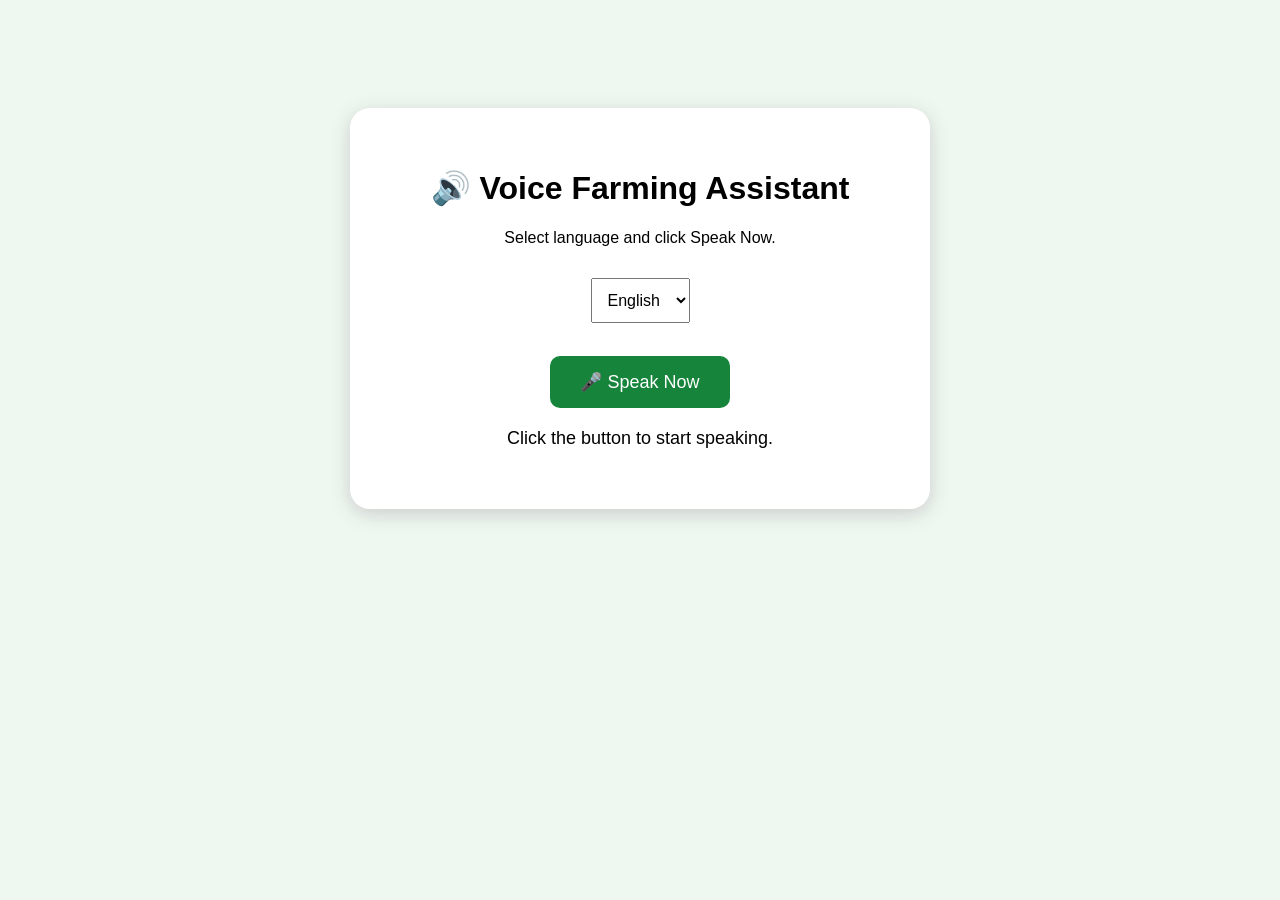
<file: speak.html>
<!DOCTYPE html>
<html>
<head>
    <title>Voice Farming Assistant</title>

    <style>
        body {
            font-family: Arial;
            text-align: center;
            background: #eef8f0;
            padding-top: 100px;
        }

        .box {
            background: white;
            width: 500px;
            margin: auto;
            padding: 40px;
            border-radius: 20px;
            box-shadow: 0 5px 20px #ccc;
        }

        select {
            padding: 12px;
            margin: 15px;
            font-size: 16px;
        }

        button {
            padding: 15px 30px;
            background: #16843b;
            color: white;
            border: none;
            border-radius: 10px;
            font-size: 18px;
            cursor: pointer;
        }

        #status {
            margin-top: 20px;
            font-size: 18px;
        }

        #result {
            margin-top: 20px;
            font-size: 18px;
        }
    </style>
</head>

<body>

<div class="box">

    <h1>🔊 Voice Farming Assistant</h1>

    <p>Select language and click Speak Now.</p>

    <select id="language">
        <option value="en-IN">English</option>
        <option value="te-IN">Telugu</option>
        <option value="hi-IN">Hindi</option>
    </select>

    <br><br>

    <button id="speakButton">🎤 Speak Now</button>

    <div id="status">
        Click the button to start speaking.
    </div>

    <div id="result"></div>

</div>


<script>

const button = document.getElementById("speakButton");
const status = document.getElementById("status");
const result = document.getElementById("result");
const language = document.getElementById("language");

const SpeechRecognition =
    window.SpeechRecognition ||
    window.webkitSpeechRecognition;

if (!SpeechRecognition) {

    status.innerHTML =
        "❌ Speech Recognition not supported. Please use Google Chrome.";

} else {

    const recognition = new SpeechRecognition();

    recognition.continuous = false;
    recognition.interimResults = false;

    button.addEventListener("click", function () {

        recognition.lang = language.value;

        status.innerHTML =
            "🎤 Listening... Please speak now.";

        result.innerHTML = "";

        try {
            recognition.start();
        } catch (error) {
            console.log(error);
        }
    });


    recognition.onstart = function () {

        status.innerHTML =
            "🎤 Microphone ON — Speak now!";
    };


    recognition.onresult = function (event) {

        const text =
            event.results[0][0].transcript;

        result.innerHTML =
            "<b>You said:</b> " + text;

        status.innerHTML =
            "✅ Successfully captured your voice!";

    };


    recognition.onerror = function (event) {

        console.log("Error:", event.error);

        if (event.error === "not-allowed") {

            status.innerHTML =
                "❌ Microphone permission denied. Please click Allow.";

        } else if (event.error === "no-speech") {

            status.innerHTML =
                "❌ No voice detected. Please speak clearly.";

        } else {

            status.innerHTML =
                "❌ Voice error: " + event.error;
        }
    };


    recognition.onend = function () {

        button.innerHTML = "🎤 Speak Now";

    };

}

</script>

</body>
</html>
</file>
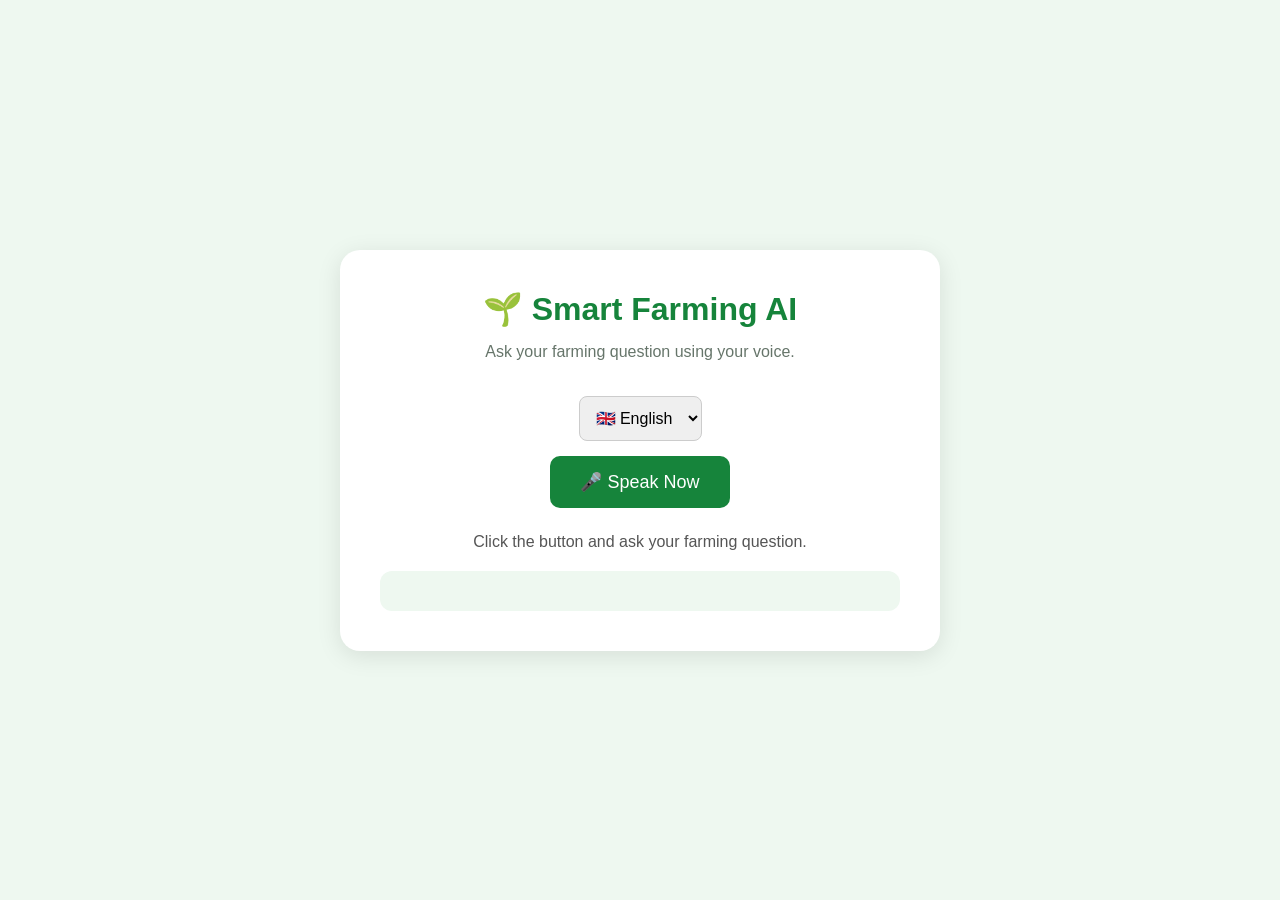
<file: voice.html>
<!DOCTYPE html>
<html lang="en">
<head>
<meta charset="UTF-8">
<meta name="viewport" content="width=device-width, initial-scale=1.0">

<title>Smart Farming AI - Voice Assistant</title>

<style>
*{
    box-sizing:border-box;
    margin:0;
    padding:0;
    font-family:Arial,sans-serif;
}

body{
    background:#eef8f0;
    min-height:100vh;
    display:flex;
    justify-content:center;
    align-items:center;
}

.voice-box{
    background:white;
    width:600px;
    max-width:90%;
    padding:40px;
    border-radius:20px;
    text-align:center;
    box-shadow:0 5px 25px rgba(0,0,0,0.1);
}

h1{
    color:#16843b;
    margin-bottom:15px;
}

.description{
    color:#66756a;
    margin-bottom:20px;
}

select{
    padding:12px;
    font-size:16px;
    margin:15px;
    border:1px solid #ccc;
    border-radius:8px;
}

button{
    background:#16843b;
    color:white;
    border:none;
    padding:15px 30px;
    border-radius:10px;
    font-size:18px;
    cursor:pointer;
}

button:hover{
    background:#0f672e;
}

button:disabled{
    background:#999;
    cursor:not-allowed;
}

#status{
    margin-top:25px;
    color:#555;
}

#question{
    margin-top:20px;
    color:#333;
    font-size:18px;
}

#answer{
    margin-top:20px;
    padding:20px;
    background:#eef8f0;
    border-radius:12px;
    color:#173b24;
    font-size:18px;
    line-height:1.6;
    text-align:left;
}
</style>
</head>

<body>

<div class="voice-box">

    <h1>🌱 Smart Farming AI</h1>

    <p class="description">
        Ask your farming question using your voice.
    </p>

    <select id="language">
        <option value="en-IN">🇬🇧 English</option>
        <option value="te-IN">🇮🇳 Telugu</option>
        <option value="hi-IN">🇮🇳 Hindi</option>
    </select>

    <br>

    <button id="speakButton" onclick="startVoice()">
        🎤 Speak Now
    </button>

    <p id="status">
        Click the button and ask your farming question.
    </p>

    <div id="question"></div>

    <div id="answer"></div>

</div>


<script>

function startVoice(){

    const SpeechRecognition =
        window.SpeechRecognition ||
        window.webkitSpeechRecognition;

    if(!SpeechRecognition){

        alert(
            "Voice recognition is not supported. Please use Google Chrome."
        );

        return;
    }

    const recognition = new SpeechRecognition();

    const language =
        document.getElementById("language").value;

    recognition.lang = language;
    recognition.continuous = false;
    recognition.interimResults = false;
    recognition.maxAlternatives = 1;


    const button =
        document.getElementById("speakButton");

    const status =
        document.getElementById("status");

    const question =
        document.getElementById("question");

    const answer =
        document.getElementById("answer");


    button.disabled = true;
    button.innerHTML = "🎤 Listening...";

    status.innerHTML =
        "🎤 Listening... Please speak your question.";

    question.innerHTML = "";
    answer.innerHTML = "";


    recognition.onresult = function(event){

        const text =
            event.results[0][0].transcript;

        question.innerHTML =
            "<b>🗣️ You asked:</b> " + text;

        status.innerHTML =
            "🤖 Finding the best farming answer...";


        const response =
            getFarmingAnswer(text, language);


        answer.innerHTML =
            "<b>🌱 AI Farming Assistant:</b><br>" +
            response;


        speakAnswer(response, language);

        status.innerHTML =
            "✅ Answer generated successfully!";
    };


    recognition.onerror = function(event){

        status.innerHTML =
            "❌ Voice error: " + event.error;

        if(event.error === "not-allowed"){

            alert(
                "Please allow microphone permission in Chrome."
            );
        }
    };


    recognition.onend = function(){

        button.disabled = false;

        button.innerHTML =
            "🎤 Speak Now";
    };


    recognition.start();
}


/* ================================
   FARMING ANSWER SYSTEM
================================ */

function getFarmingAnswer(question, language){

    const q =
        question.toLowerCase();


    /* ENGLISH */

    if(language === "en-IN"){

        if(q.includes("rice") || q.includes("paddy")){

            return "Rice generally needs suitable soil moisture, proper irrigation and balanced nutrients. Choose fertilizer based on soil-test results and crop growth stage.";
        }

        if(q.includes("water") || q.includes("irrigation")){

            return "Irrigation should depend on crop type, soil moisture and weather conditions. Avoid both excessive watering and water stress.";
        }

        if(q.includes("fertilizer")){

            return "Use fertilizer according to soil nutrient requirements. A soil test can help determine the appropriate nutrients and quantity.";
        }

        if(q.includes("pest") || q.includes("insect")){

            return "Regularly inspect your crops for pest symptoms. Identify the pest first and use suitable integrated pest management methods.";
        }

        if(q.includes("disease")){

            return "Check the leaves, stems and fruits for disease symptoms. Early identification can help prevent the disease from spreading.";
        }

        if(q.includes("weather") || q.includes("rain")){

            return "Monitor local weather forecasts before irrigation, spraying or harvesting. Heavy rain can increase the risk of waterlogging and some crop diseases.";
        }

        if(q.includes("crop")){

            return "Crop selection depends on soil type, climate, water availability, season and local market conditions.";
        }

        return "I can help with crop selection, irrigation, fertilizer guidance, pests, crop diseases and weather-related farming questions.";
    }


    /* TELUGU */

    if(language === "te-IN"){

        if(q.includes("rice") ||
           q.includes("paddy") ||
           q.includes("వరి")){

            return "వరి పంటకు సరైన నేల తేమ, నీటి నిర్వహణ మరియు సమతుల్య పోషకాలు అవసరం. ఎరువుల మోతాదును నేల పరీక్ష ఆధారంగా నిర్ణయించడం మంచిది.";
        }

        if(q.includes("water") ||
           q.includes("నీరు") ||
           q.includes("irrigation")){

            return "పంట రకం, నేల తేమ మరియు వాతావరణ పరిస్థితులను బట్టి నీరు ఇవ్వాలి. ఎక్కువ నీరు మరియు తక్కువ నీరు రెండింటినీ నివారించాలి.";
        }

        if(q.includes("fertilizer") ||
           q.includes("ఎరువు")){

            return "నేలలో అవసరమైన పోషకాల ఆధారంగా ఎరువులను ఉపయోగించాలి. నేల పరీక్ష ద్వారా సరైన పోషకాలు మరియు మోతాదును తెలుసుకోవచ్చు.";
        }

        if(q.includes("pest") ||
           q.includes("insect") ||
           q.includes("పురుగు")){

            return "పంటను తరచుగా పరిశీలించి పురుగు లక్షణాలను గుర్తించండి. ముందుగా పురుగును గుర్తించి తగిన సమగ్ర పురుగు నియంత్రణ పద్ధతులను ఉపయోగించండి.";
        }

        if(q.includes("disease") ||
           q.includes("వ్యాధి")){

            return "ఆకులు, కాండం మరియు పండ్లపై వ్యాధి లక్షణాలను పరిశీలించండి. వ్యాధిని ముందుగా గుర్తించడం ద్వారా వ్యాప్తిని తగ్గించవచ్చు.";
        }

        if(q.includes("weather") ||
           q.includes("rain") ||
           q.includes("వర్షం")){

            return "నీరు పెట్టడం, మందులు పిచికారీ చేయడం లేదా కోతకు ముందు స్థానిక వాతావరణ సూచనలను పరిశీలించండి.";
        }

        if(q.includes("crop") ||
           q.includes("పంట")){

            return "పంట ఎంపిక నేల రకం, వాతావరణం, నీటి లభ్యత, సీజన్ మరియు మార్కెట్ పరిస్థితులపై ఆధారపడి ఉంటుంది.";
        }

        return "పంట ఎంపిక, నీటిపారుదల, ఎరువులు, పురుగులు, పంట వ్యాధులు మరియు వాతావరణం గురించి నేను సహాయం చేయగలను.";
    }


    /* HINDI */

    if(language === "hi-IN"){

        if(q.includes("rice") ||
           q.includes("paddy")){

            return "धान की फसल के लिए उचित मिट्टी की नमी, सिंचाई और संतुलित पोषक तत्व आवश्यक हैं। उर्वरक की मात्रा मिट्टी की जांच के आधार पर तय करना बेहतर है।";
        }

        if(q.includes("water") ||
           q.includes("irrigation")){

            return "सिंचाई फसल के प्रकार, मिट्टी की नमी और मौसम के अनुसार करनी चाहिए। अधिक और कम दोनों तरह की सिंचाई से बचें।";
        }

        if(q.includes("fertilizer")){

            return "उर्वरक का उपयोग मिट्टी की पोषक आवश्यकताओं के अनुसार करें। मिट्टी की जांच सही पोषक तत्व और मात्रा निर्धारित करने में मदद करती है।";
        }

        if(q.includes("pest") ||
           q.includes("insect")){

            return "फसल की नियमित जांच करें और कीट के लक्षण पहचानें। कीट की पहचान के बाद उचित नियंत्रण विधि अपनाएं।";
        }

        if(q.includes("disease")){

            return "पत्तियों, तनों और फलों में रोग के लक्षण देखें। रोग की जल्दी पहचान करने से उसके फैलाव को कम किया जा सकता है।";
        }

        if(q.includes("weather") ||
           q.includes("rain")){

            return "सिंचाई, छिड़काव या कटाई से पहले स्थानीय मौसम की जानकारी जरूर देखें।";
        }

        if(q.includes("crop")){

            return "फसल का चयन मिट्टी, मौसम, पानी की उपलब्धता, मौसम और स्थानीय बाजार की स्थिति पर निर्भर करता है।";
        }

        return "मैं फसल चयन, सिंचाई, उर्वरक, कीट, रोग और मौसम से संबंधित खेती के सवालों में मदद कर सकता हूं।";
    }

}


/* ================================
   TEXT TO SPEECH
================================ */

function speakAnswer(text, language){

    const speech =
        new SpeechSynthesisUtterance(text);

    speech.lang = language;
    speech.rate = 0.9;
    speech.pitch = 1;

    window.speechSynthesis.cancel();

    window.speechSynthesis.speak(speech);
}

</script>

</body>
</html>
</file>
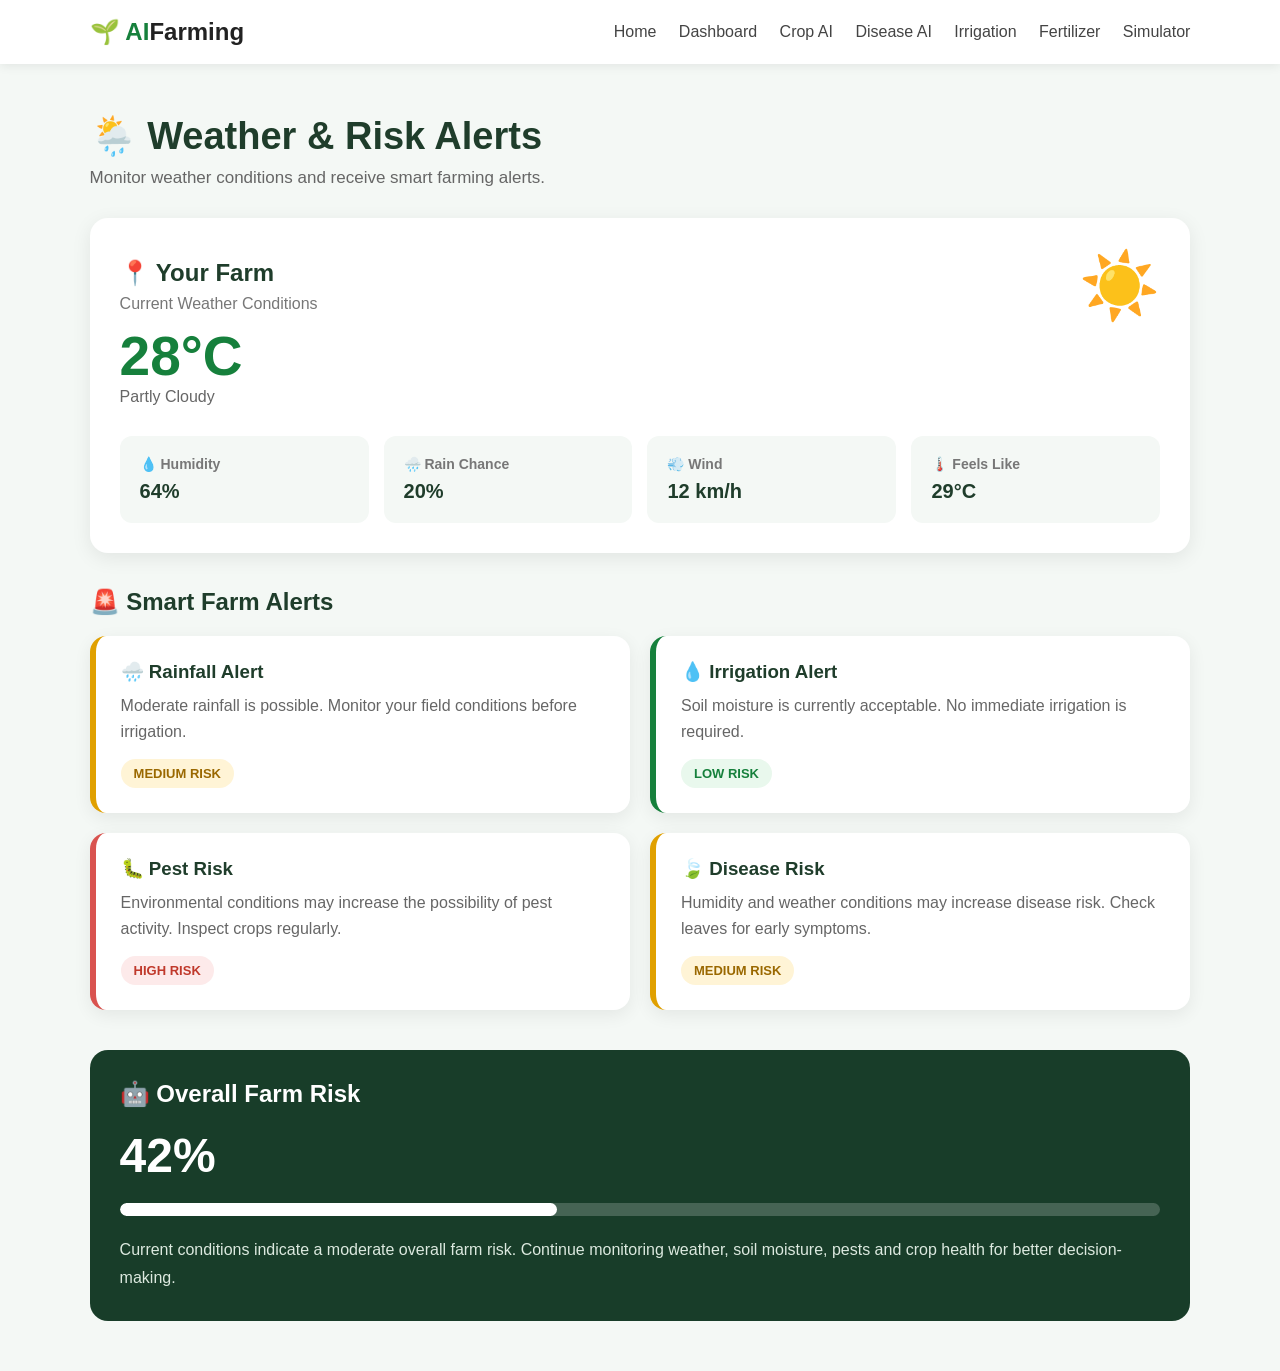
<file: weather.html>
<!DOCTYPE html>
<html lang="en">

<head>
    <meta charset="UTF-8">
    <meta name="viewport" content="width=device-width, initial-scale=1.0">

    <title>Weather & Risk Alerts | AI Farming</title>

    <style>

        * {
            margin: 0;
            padding: 0;
            box-sizing: border-box;
            font-family: Arial, sans-serif;
        }

        body {
            background: #f4f8f5;
            color: #1f3d2b;
        }

        /* NAVBAR */

        nav {
            background: white;
            padding: 18px 7%;

            display: flex;
            justify-content: space-between;
            align-items: center;

            box-shadow: 0 2px 10px rgba(0,0,0,0.08);
        }

        .logo {
            font-size: 24px;
            font-weight: bold;
            color: #16803c;
        }

        .logo span {
            color: #222;
        }

        nav a {
            text-decoration: none;
            color: #444;
            margin-left: 18px;
            font-weight: 500;
        }

        nav a:hover {
            color: #16803c;
        }

        /* HEADER */

        .header {
            padding: 50px 7% 30px;
        }

        .header h1 {
            font-size: 38px;
            margin-bottom: 10px;
        }

        .header p {
            color: #666;
            font-size: 17px;
        }

        .container {
            width: 86%;
            margin: auto;
        }

        /* WEATHER */

        .weather-card {
            background: white;
            padding: 30px;

            border-radius: 18px;

            box-shadow:
                0 5px 20px rgba(0,0,0,0.08);

            margin-bottom: 30px;
        }

        .weather-top {
            display: flex;
            justify-content: space-between;
            align-items: center;
        }

        .temperature {
            font-size: 55px;
            font-weight: bold;
            color: #16803c;
        }

        .weather-icon {
            font-size: 65px;
        }

        .weather-details {
            display: grid;
            grid-template-columns: repeat(4,1fr);
            gap: 15px;

            margin-top: 30px;
        }

        .detail {
            background: #f4f8f5;
            padding: 20px;
            border-radius: 12px;
        }

        .detail h3 {
            font-size: 14px;
            color: #777;
            margin-bottom: 8px;
        }

        .detail strong {
            font-size: 20px;
        }

        /* ALERTS */

        .alerts-title {
            margin: 35px 0 20px;
        }

        .alerts {
            display: grid;
            grid-template-columns: repeat(2,1fr);
            gap: 20px;
            margin-bottom: 40px;
        }

        .alert {
            background: white;
            padding: 25px;

            border-radius: 16px;

            box-shadow:
                0 5px 18px rgba(0,0,0,0.07);

            border-left: 6px solid #16803c;
        }

        .alert h3 {
            margin-bottom: 10px;
        }

        .alert p {
            color: #666;
            line-height: 1.6;
        }

        .high {
            border-left-color: #d9534f;
        }

        .medium {
            border-left-color: #e0a000;
        }

        .low {
            border-left-color: #16803c;
        }

        .badge {
            display: inline-block;

            margin-top: 15px;

            padding: 7px 13px;

            border-radius: 20px;

            font-size: 13px;

            font-weight: bold;

            background: #e9f8ed;
            color: #16803c;
        }

        .danger {
            background: #fdeaea;
            color: #c0392b;
        }

        .warning {
            background: #fff4d6;
            color: #9a6800;
        }

        /* RISK SCORE */

        .risk-card {
            background: #183d29;
            color: white;

            padding: 30px;

            border-radius: 18px;

            margin-bottom: 50px;
        }

        .risk-card h2 {
            margin-bottom: 20px;
        }

        .risk-score {
            font-size: 48px;
            font-weight: bold;

            margin-bottom: 20px;
        }

        .risk-bar {
            width: 100%;
            height: 13px;

            background: rgba(255,255,255,0.2);

            border-radius: 20px;

            overflow: hidden;
        }

        .risk-progress {
            width: 42%;
            height: 100%;

            background: white;

            border-radius: 20px;
        }

        .risk-card p {
            margin-top: 20px;
            color: #dce9df;
            line-height: 1.7;
        }

        /* RESPONSIVE */

        @media(max-width: 768px) {

            nav {
                flex-direction: column;
                gap: 15px;
            }

            nav a {
                margin: 5px 7px;
            }

            .header h1 {
                font-size: 30px;
            }

            .weather-top {
                flex-direction: column;
                align-items: flex-start;
                gap: 20px;
            }

            .weather-details {
                grid-template-columns: repeat(2,1fr);
            }

            .alerts {
                grid-template-columns: 1fr;
            }
        }

    </style>

</head>


<body>


    <!-- NAVBAR -->

    <nav>

        <div class="logo">
            🌱 AI<span>Farming</span>
        </div>

        <div>

            <a href="index.html">Home</a>

            <a href="dashboard.html">Dashboard</a>

            <a href="crop.html">Crop AI</a>

            <a href="disease.html">Disease AI</a>

            <a href="irrigation.html">Irrigation</a>

            <a href="fertilizer.html">Fertilizer</a>

            <a href="simulator.html">Simulator</a>

        </div>

    </nav>


    <!-- HEADER -->

    <section class="header">

        <h1>🌦️ Weather & Risk Alerts</h1>

        <p>
            Monitor weather conditions and receive smart farming alerts.
        </p>

    </section>


    <div class="container">


        <!-- WEATHER CARD -->

        <div class="weather-card">

            <div class="weather-top">

                <div>

                    <h2>📍 Your Farm</h2>

                    <p style="color:#777;margin-top:8px;">
                        Current Weather Conditions
                    </p>

                </div>

                <div class="weather-icon">
                    ☀️
                </div>

            </div>


            <div class="temperature">
                28°C
            </div>


            <p style="color:#666;">
                Partly Cloudy
            </p>


            <div class="weather-details">


                <div class="detail">

                    <h3>💧 Humidity</h3>

                    <strong>
                        64%
                    </strong>

                </div>


                <div class="detail">

                    <h3>🌧️ Rain Chance</h3>

                    <strong>
                        20%
                    </strong>

                </div>


                <div class="detail">

                    <h3>💨 Wind</h3>

                    <strong>
                        12 km/h
                    </strong>

                </div>


                <div class="detail">

                    <h3>🌡️ Feels Like</h3>

                    <strong>
                        29°C
                    </strong>

                </div>

            </div>

        </div>


        <!-- ALERT TITLE -->

        <h2 class="alerts-title">
            🚨 Smart Farm Alerts
        </h2>


        <!-- ALERTS -->

        <div class="alerts">


            <!-- RAIN -->

            <div class="alert medium">

                <h3>
                    🌧️ Rainfall Alert
                </h3>

                <p>
                    Moderate rainfall is possible. Monitor your field
                    conditions before irrigation.
                </p>

                <span class="badge warning">
                    MEDIUM RISK
                </span>

            </div>


            <!-- IRRIGATION -->

            <div class="alert low">

                <h3>
                    💧 Irrigation Alert
                </h3>

                <p>
                    Soil moisture is currently acceptable.
                    No immediate irrigation is required.
                </p>

                <span class="badge">
                    LOW RISK
                </span>

            </div>


            <!-- PEST -->

            <div class="alert high">

                <h3>
                    🐛 Pest Risk
                </h3>

                <p>
                    Environmental conditions may increase the possibility
                    of pest activity. Inspect crops regularly.
                </p>

                <span class="badge danger">
                    HIGH RISK
                </span>

            </div>


            <!-- DISEASE -->

            <div class="alert medium">

                <h3>
                    🍃 Disease Risk
                </h3>

                <p>
                    Humidity and weather conditions may increase
                    disease risk. Check leaves for early symptoms.
                </p>

                <span class="badge warning">
                    MEDIUM RISK
                </span>

            </div>

        </div>


        <!-- RISK SCORE -->

        <div class="risk-card">

            <h2>
                🤖 Overall Farm Risk
            </h2>

            <div class="risk-score">
                42%
            </div>

            <div class="risk-bar">

                <div class="risk-progress"></div>

            </div>

            <p>
                Current conditions indicate a moderate overall farm risk.
                Continue monitoring weather, soil moisture, pests and
                crop health for better decision-making.
            </p>

        </div>


    </div>


</body>

</html>
</file>
<file: style.css>
/* =====================================================
   SMART FARMING AI - PROFESSIONAL CROP PAGE
   ===================================================== */

* {
    margin: 0;
    padding: 0;
    box-sizing: border-box;
}

body {
    font-family: Arial, Helvetica, sans-serif;
    background: #f4f8f5;
    color: #183b28;
    line-height: 1.6;
}


/* =====================================================
   NAVBAR
   ===================================================== */

.navbar {
    width: 100%;
    min-height: 70px;
    padding: 0 7%;
    display: flex;
    align-items: center;
    justify-content: space-between;
    background: #ffffff;
    border-bottom: 1px solid #e4ece7;
    position: sticky;
    top: 0;
    z-index: 1000;
}

.logo {
    font-size: 21px;
    font-weight: 700;
    color: #16733d;
    white-space: nowrap;
}

.navbar nav {
    display: flex;
    align-items: center;
    gap: 25px;
}

.navbar nav a {
    text-decoration: none;
    color: #4a5f52;
    font-size: 14px;
    font-weight: 600;
    transition: 0.3s;
}

.navbar nav a:hover,
.navbar nav a.active {
    color: #16834a;
}


/* =====================================================
   HERO
   ===================================================== */

.page-hero {
    min-height: 280px;
    padding: 70px 8%;
    display: flex;
    align-items: center;
    background: linear-gradient(
        135deg,
        #e9f8ee,
        #f7fbf8
    );
    border-bottom: 1px solid #e1eee5;
}

.page-hero > div {
    max-width: 800px;
}

.badge {
    display: inline-block;
    padding: 7px 14px;
    margin-bottom: 15px;
    border-radius: 30px;
    background: #d9f3e2;
    color: #13723c;
    font-size: 12px;
    font-weight: 700;
    letter-spacing: 0.7px;
}

.page-hero h1 {
    font-size: 42px;
    line-height: 1.15;
    margin-bottom: 15px;
    color: #123c25;
}

.page-hero p {
    max-width: 650px;
    color: #607267;
    font-size: 17px;
}


/* =====================================================
   MAIN CONTAINER
   ===================================================== */

.crop-container {
    width: 90%;
    max-width: 1150px;
    margin: 50px auto 80px;
}


/* =====================================================
   INPUT CARD
   ===================================================== */

.crop-card {
    background: #ffffff;
    padding: 35px;
    border-radius: 20px;
    border: 1px solid #e2ebe5;
    box-shadow: 0 10px 35px rgba(31, 72, 48, 0.07);
}

.card-heading {
    display: flex;
    align-items: center;
    gap: 15px;
    margin-bottom: 30px;
}

.card-heading .icon {
    width: 55px;
    height: 55px;
    display: flex;
    align-items: center;
    justify-content: center;
    background: #e4f7ea;
    border-radius: 15px;
    font-size: 27px;
}

.card-heading h2 {
    font-size: 24px;
    color: #173d28;
}

.card-heading p {
    color: #728077;
    font-size: 14px;
}


/* =====================================================
   FORM GRID
   ===================================================== */

.form-grid {
    display: grid;
    grid-template-columns: repeat(2, 1fr);
    gap: 22px;
}

.input-group {
    display: flex;
    flex-direction: column;
}

.input-group label {
    margin-bottom: 8px;
    color: #345141;
    font-size: 14px;
    font-weight: 600;
}

.input-group input,
.input-group select {
    width: 100%;
    height: 50px;
    padding: 0 15px;
    border: 1px solid #d5e1d9;
    border-radius: 10px;
    background: #fbfdfb;
    color: #294536;
    font-size: 14px;
    outline: none;
    transition: 0.25s;
}

.input-group input:focus,
.input-group select:focus {
    border-color: #35a866;
    box-shadow: 0 0 0 3px rgba(53, 168, 102, 0.1);
    background: #ffffff;
}

.input-group input::placeholder {
    color: #9aa89f;
}


/* =====================================================
   AI BUTTON
   ===================================================== */

.ai-button {
    width: 100%;
    margin-top: 30px;
    height: 55px;
    border: none;
    border-radius: 11px;
    background: #188548;
    color: #ffffff;
    font-size: 16px;
    font-weight: 700;
    cursor: pointer;
    transition: 0.3s;
}

.ai-button:hover {
    background: #116b39;
    transform: translateY(-2px);
    box-shadow: 0 8px 20px rgba(24, 133, 72, 0.2);
}

.ai-button:active {
    transform: translateY(0);
}


/* =====================================================
   RESULT CARD
   ===================================================== */

.result-card {
    margin-top: 30px;
    padding: 35px;
    background: #ffffff;
    border-radius: 20px;
    border: 1px solid #dce9e0;
    box-shadow: 0 10px 35px rgba(31, 72, 48, 0.08);
    animation: resultAppear 0.5s ease;
}

@keyframes resultAppear {

    from {
        opacity: 0;
        transform: translateY(20px);
    }

    to {
        opacity: 1;
        transform: translateY(0);
    }
}


/* =====================================================
   RESULT HEADER
   ===================================================== */

.result-header {
    display: flex;
    align-items: center;
    gap: 17px;
    padding-bottom: 25px;
    border-bottom: 1px solid #e7eee9;
}

.result-icon {
    width: 60px;
    height: 60px;
    display: flex;
    align-items: center;
    justify-content: center;
    border-radius: 16px;
    background: #e5f7eb;
    font-size: 30px;
}

.small-title {
    color: #718078;
    font-size: 11px;
    font-weight: 700;
    letter-spacing: 1px;
}

.result-header h2 {
    color: #126c39;
    font-size: 30px;
}


/* =====================================================
   CONFIDENCE
   ===================================================== */

.confidence-box {
    margin-top: 25px;
    padding: 20px;
    border-radius: 14px;
    background: #f5faf6;
}

.confidence-top {
    display: flex;
    justify-content: space-between;
    align-items: center;
    margin-bottom: 12px;
}

.confidence-top span {
    font-size: 14px;
    color: #52665a;
    font-weight: 600;
}

.confidence-top strong {
    color: #168247;
    font-size: 20px;
}

.progress {
    width: 100%;
    height: 9px;
    background: #dfe9e2;
    border-radius: 20px;
    overflow: hidden;
}

.progress-bar {
    width: 0;
    height: 100%;
    background: #28a65c;
    border-radius: 20px;
    transition: width 1s ease;
}


/* =====================================================
   RESULT INFORMATION
   ===================================================== */

.result-info {
    margin-top: 25px;
    padding: 22px;
    border-left: 4px solid #28a65c;
    background: #f7fbf8;
    border-radius: 8px;
}

.result-info h3 {
    margin-bottom: 8px;
    color: #234532;
    font-size: 16px;
}

.result-info p {
    color: #617167;
    font-size: 14px;
}


/* =====================================================
   RISK
   ===================================================== */

.risk-box {
    margin-top: 20px;
    padding: 18px 20px;
    display: flex;
    justify-content: space-between;
    align-items: center;
    background: #fff9ed;
    border: 1px solid #f2e3bf;
    border-radius: 12px;
}

.risk-box span {
    color: #695a37;
    font-size: 14px;
    font-weight: 600;
}

.risk-box strong {
    color: #9a6a00;
    font-size: 14px;
}


/* =====================================================
   FARM SUMMARY
   ===================================================== */

.farm-summary {
    margin-top: 25px;
}

.farm-summary h3 {
    margin-bottom: 15px;
    font-size: 18px;
    color: #244735;
}

.summary-grid {
    display: grid;
    grid-template-columns: repeat(4, 1fr);
    gap: 15px;
}

.summary-grid > div {
    padding: 18px;
    border: 1px solid #e0e9e3;
    border-radius: 12px;
    background: #fbfdfb;
}

.summary-grid span {
    display: block;
    color: #7b8980;
    font-size: 12px;
    margin-bottom: 5px;
}

.summary-grid strong {
    color: #294d38;
    font-size: 14px;
}


/* =====================================================
   NEXT ACTION
   ===================================================== */

.next-action {
    margin-top: 25px;
    padding: 22px;
    border-radius: 14px;
    background: #eaf7ef;
}

.next-action h3 {
    margin-bottom: 7px;
    color: #185c35;
    font-size: 17px;
}

.next-action p {
    color: #567061;
    font-size: 14px;
}


/* =====================================================
   FOOTER
   ===================================================== */

footer {
    padding: 35px 20px;
    text-align: center;
    background: #123c25;
    color: #ffffff;
}

footer p {
    margin-bottom: 5px;
    font-size: 18px;
    font-weight: 700;
}

footer span {
    color: #bdd1c3;
    font-size: 13px;
}


/* =====================================================
   RESPONSIVE DESIGN
   ===================================================== */

@media (max-width: 1000px) {

    .navbar {
        padding: 0 4%;
    }

    .navbar nav {
        gap: 14px;
    }

    .navbar nav a {
        font-size: 12px;
    }

    .summary-grid {
        grid-template-columns: repeat(2, 1fr);
    }

}


@media (max-width: 750px) {

    .navbar {
        min-height: auto;
        padding: 18px 5%;
        flex-direction: column;
        gap: 15px;
    }

    .navbar nav {
        flex-wrap: wrap;
        justify-content: center;
    }

    .page-hero {
        padding: 50px 7%;
    }

    .page-hero h1 {
        font-size: 32px;
    }

    .page-hero p {
        font-size: 15px;
    }

    .crop-container {
        width: 92%;
        margin-top: 30px;
    }

    .crop-card,
    .result-card {
        padding: 24px;
    }

    .form-grid {
        grid-template-columns: 1fr;
    }

}


@media (max-width: 500px) {

    .logo {
        font-size: 18px;
    }

    .navbar nav {
        gap: 10px;
    }

    .navbar nav a {
        font-size: 11px;
    }

    .page-hero h1 {
        font-size: 27px;
    }

    .card-heading h2 {
        font-size: 20px;
    }

    .result-header h2 {
        font-size: 25px;
    }

    .summary-grid {
        grid-template-columns: 1fr;
    }

    .risk-box {
        align-items: flex-start;
        flex-direction: column;
        gap: 5px;
    }

}
.language-box {
    display: flex;
    align-items: center;
    gap: 10px;
}

.language-box select {
    padding: 10px 14px;
    border: 1px solid #ddd;
    border-radius: 8px;
    font-size: 14px;
    background: white;
    cursor: pointer;
}

.voice-btn {
    padding: 10px 15px;
    border: none;
    border-radius: 8px;
    background: #16803c;
    color: white;
    font-weight: 600;
    cursor: pointer;
}

.voice-btn:hover {
    background: #0f642e;
}

@media (max-width: 768px) {
    .language-box {
        margin-top: 10px;
        width: 100%;
    }

    .language-box select {
        flex: 1;
    }
}
</file>
